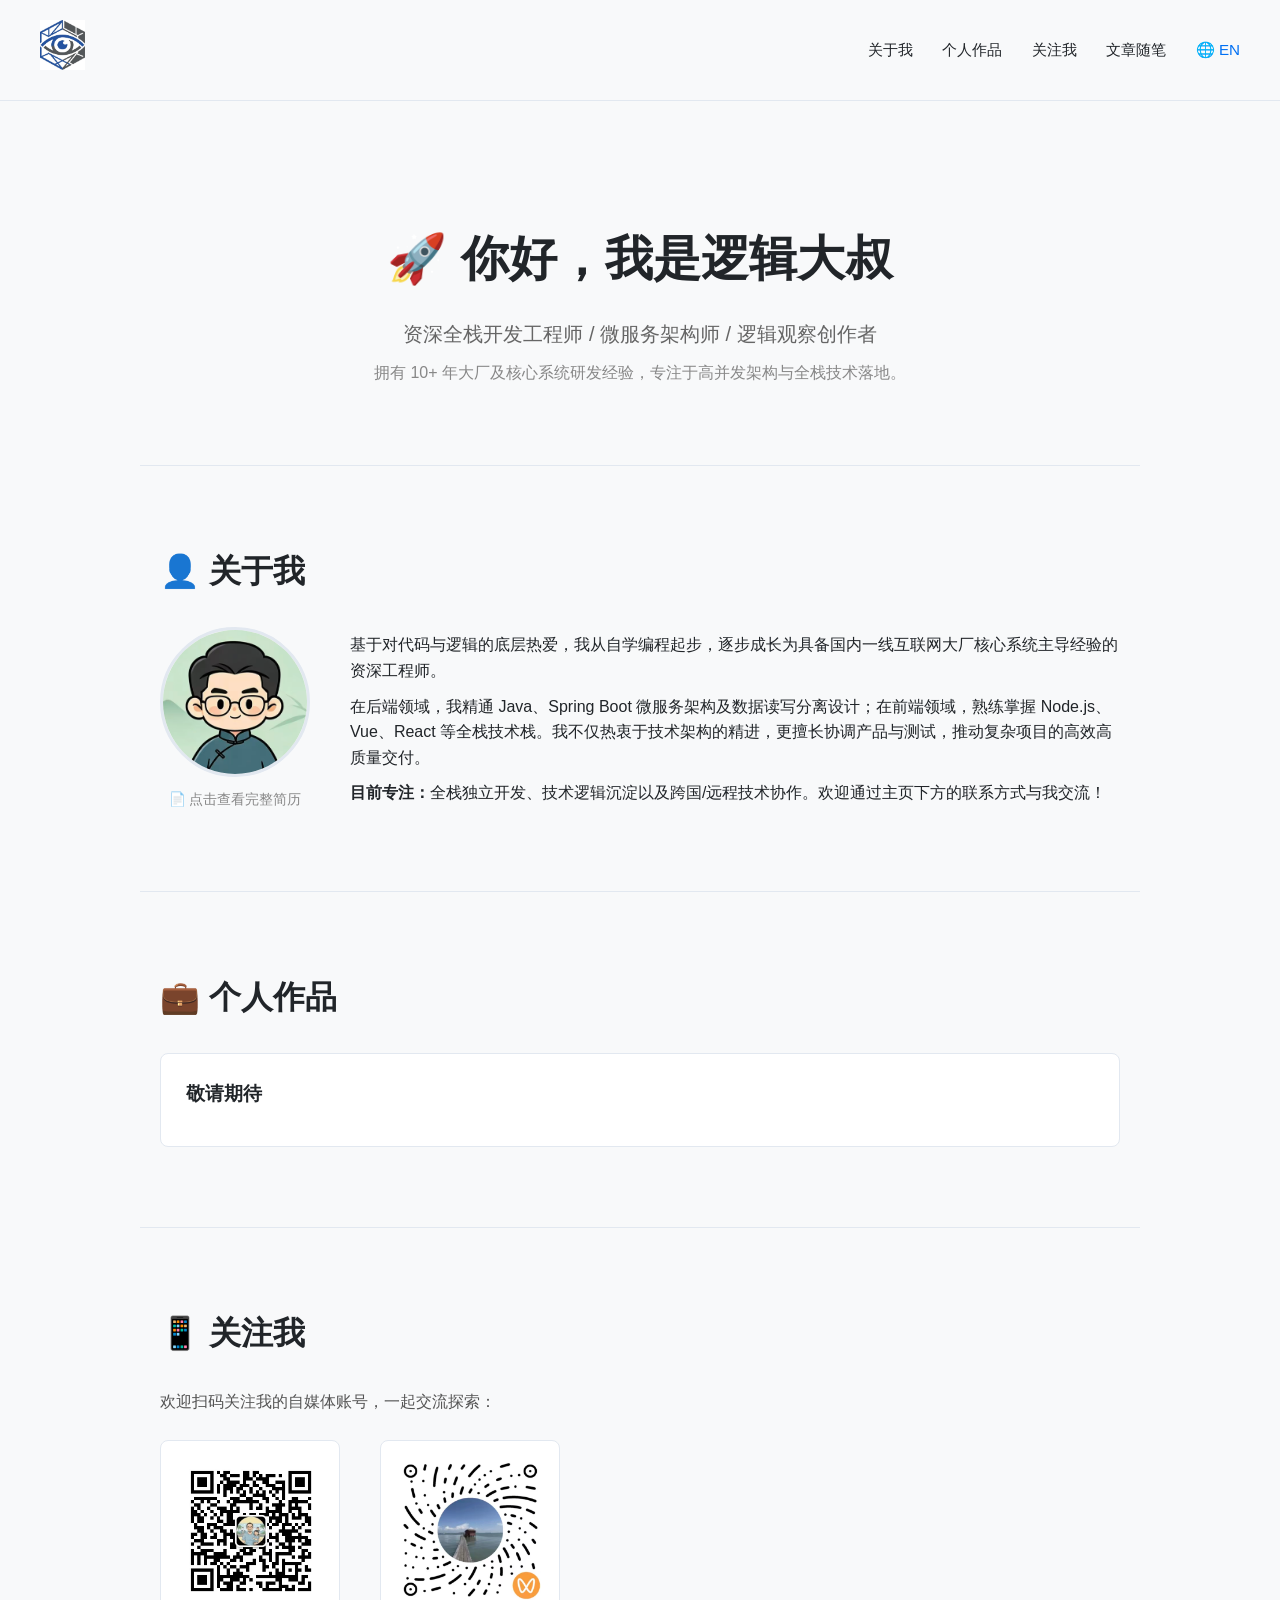
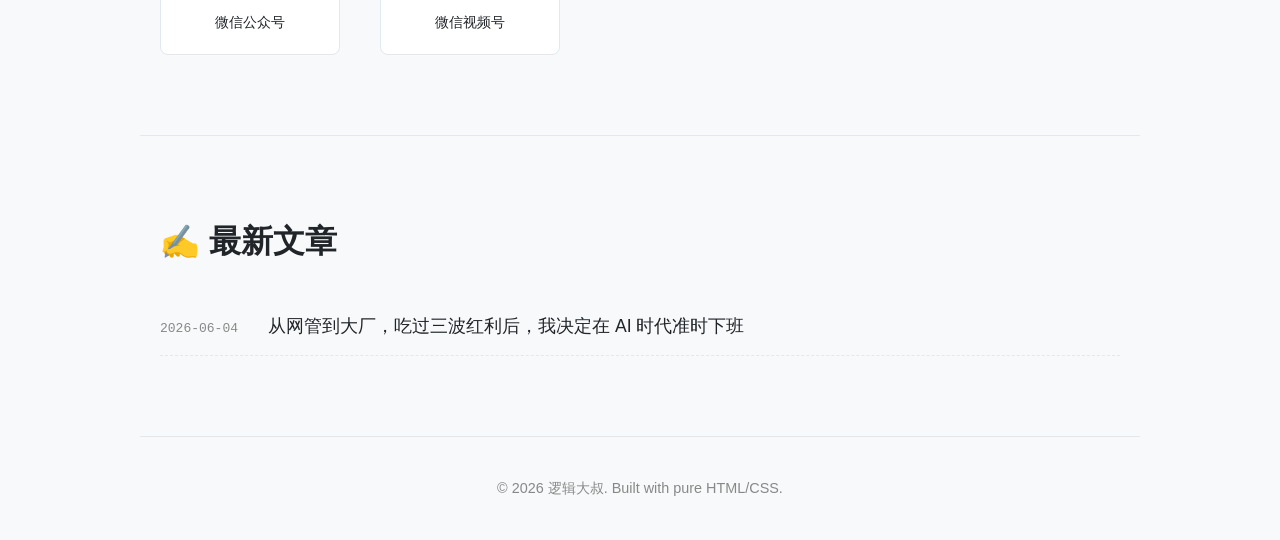
<file: index.html>
<!DOCTYPE html>
<html lang="zh-CN">
<head>
    <meta charset="UTF-8">
    <meta name="viewport" content="width=device-width, initial-scale=1.0">
    
    <title>逻辑 | 个人主页 & 技术作品集</title>
    <meta name="description" content="欢迎来到我的个人网站。这里展示了我的核心技术作品、自媒体思考以及最新的技术与行业文章。">
    <meta name="keywords" content="软件工程师, 个人作品集, 架构设计, 微信公众号">

    <link rel="alternate" hreflang="zh" href="https://chaozhang84.github.io/logicobs/index.html" />
    <link rel="alternate" hreflang="en" href="https://chaozhang84.github.io/logicobs/en/index.html" />
    <link rel="alternate" hreflang="x-default" href="https://chaozhang84.github.io/logicobs/index.html" />

    <link rel="stylesheet" href="./assets/css/style.css">
</head>
<body>

    <header class="navbar">
        <div class="logo"><img src="./assets/images/logo.png" alt="logo" width="45px" height="50px"></div>
        <nav>
            <a href="#about">关于我</a>
            <a href="#portfolio">个人作品</a>
            <a href="#connect">关注我</a>
            <a href="#articles">文章随笔</a>
            <a href="./en/index.html" class="lang-switch">🌐 EN</a>
        </nav>
    </header>

    <section class="hero">
        <h1>🚀 你好，我是逻辑大叔</h1>
        <p>资深全栈开发工程师 / 微服务架构师 / 逻辑观察创作者</p>
        <p style="font-size: 1rem; color: #888; margin-top: 10px;">拥有 10+ 年大厂及核心系统研发经验，专注于高并发架构与全栈技术落地。</p>
    </section>

    <section id="about" class="section">
        <h2>👤 关于我</h2>
        <div class="about-container">
            <a href="resume.html" target="_blank" class="avatar-link">
                <img src="./assets/images/touxiang.png" alt="LOGIC.OBS" class="avatar">
                <span class="avatar-tip">📄 点击查看完整简历</span>
            </a>
            
            <div class="about-text">
                <p>基于对代码与逻辑的底层热爱，我从自学编程起步，逐步成长为具备国内一线互联网大厂核心系统主导经验的资深工程师。</p>
                <p style="margin-top: 10px;">在后端领域，我精通 Java、Spring Boot 微服务架构及数据读写分离设计；在前端领域，熟练掌握 Node.js、Vue、React 等全栈技术栈。我不仅热衷于技术架构的精进，更擅长协调产品与测试，推动复杂项目的高效高质量交付。</p>
                <p style="margin-top: 10px;"><strong>目前专注：</strong>全栈独立开发、技术逻辑沉淀以及跨国/远程技术协作。欢迎通过主页下方的联系方式与我交流！</p>
            </div>
        </div>
    </section>

    <section id="portfolio" class="section">
        <h2>💼 个人作品</h2>
        <div class="grid-container">
            <div class="card">
                <h3>敬请期待</h3>
                <!-- <p>简短描述这个作品解决了什么问题，用了什么技术栈。</p> -->
                <!-- <a href="https://github.com/yourusername/project-a" target="_blank">查看详情 -></a> -->
            </div>
            </div>
    </section>

    <section id="connect" class="section">
        <h2>📱 关注我</h2>
        <p class="connect-tip">欢迎扫码关注我的自媒体账号，一起交流探索：</p>
        <div class="qr-container">
            <div class="qr-card">
                <img src="./assets/images/gongzhonghao.jpg" alt="微信公众号二维码">
                <p>微信公众号</p>
            </div>
            <div class="qr-card">
                <img src="./assets/images/shipinhao.png" alt="微信视频号二维码">
                <p>微信视频号</p>
            </div>
        </div>
    </section>

    <section id="articles" class="section">
        <h2>✍️ 最新文章</h2>
        <ul class="article-list">
            <li>
                <span class="date">2026-06-04</span>
                <a href="posts/article-1.html">从网管到大厂，吃过三波红利后，我决定在 AI 时代准时下班</a>
            </li>
        </ul>
    </section>

    <footer>
        <p>© 2026 逻辑大叔. Built with pure HTML/CSS.</p>
    </footer>

</body>
</html>
<!-- Google tag (gtag.js) -->
<script async src="https://www.googletagmanager.com/gtag/js?id=G-ZFBEB7R0C0"></script>
<script>
  window.dataLayer = window.dataLayer || [];
  function gtag(){dataLayer.push(arguments);}
  gtag('js', new Date());

  gtag('config', 'G-ZFBEB7R0C0');
</script>
</file>
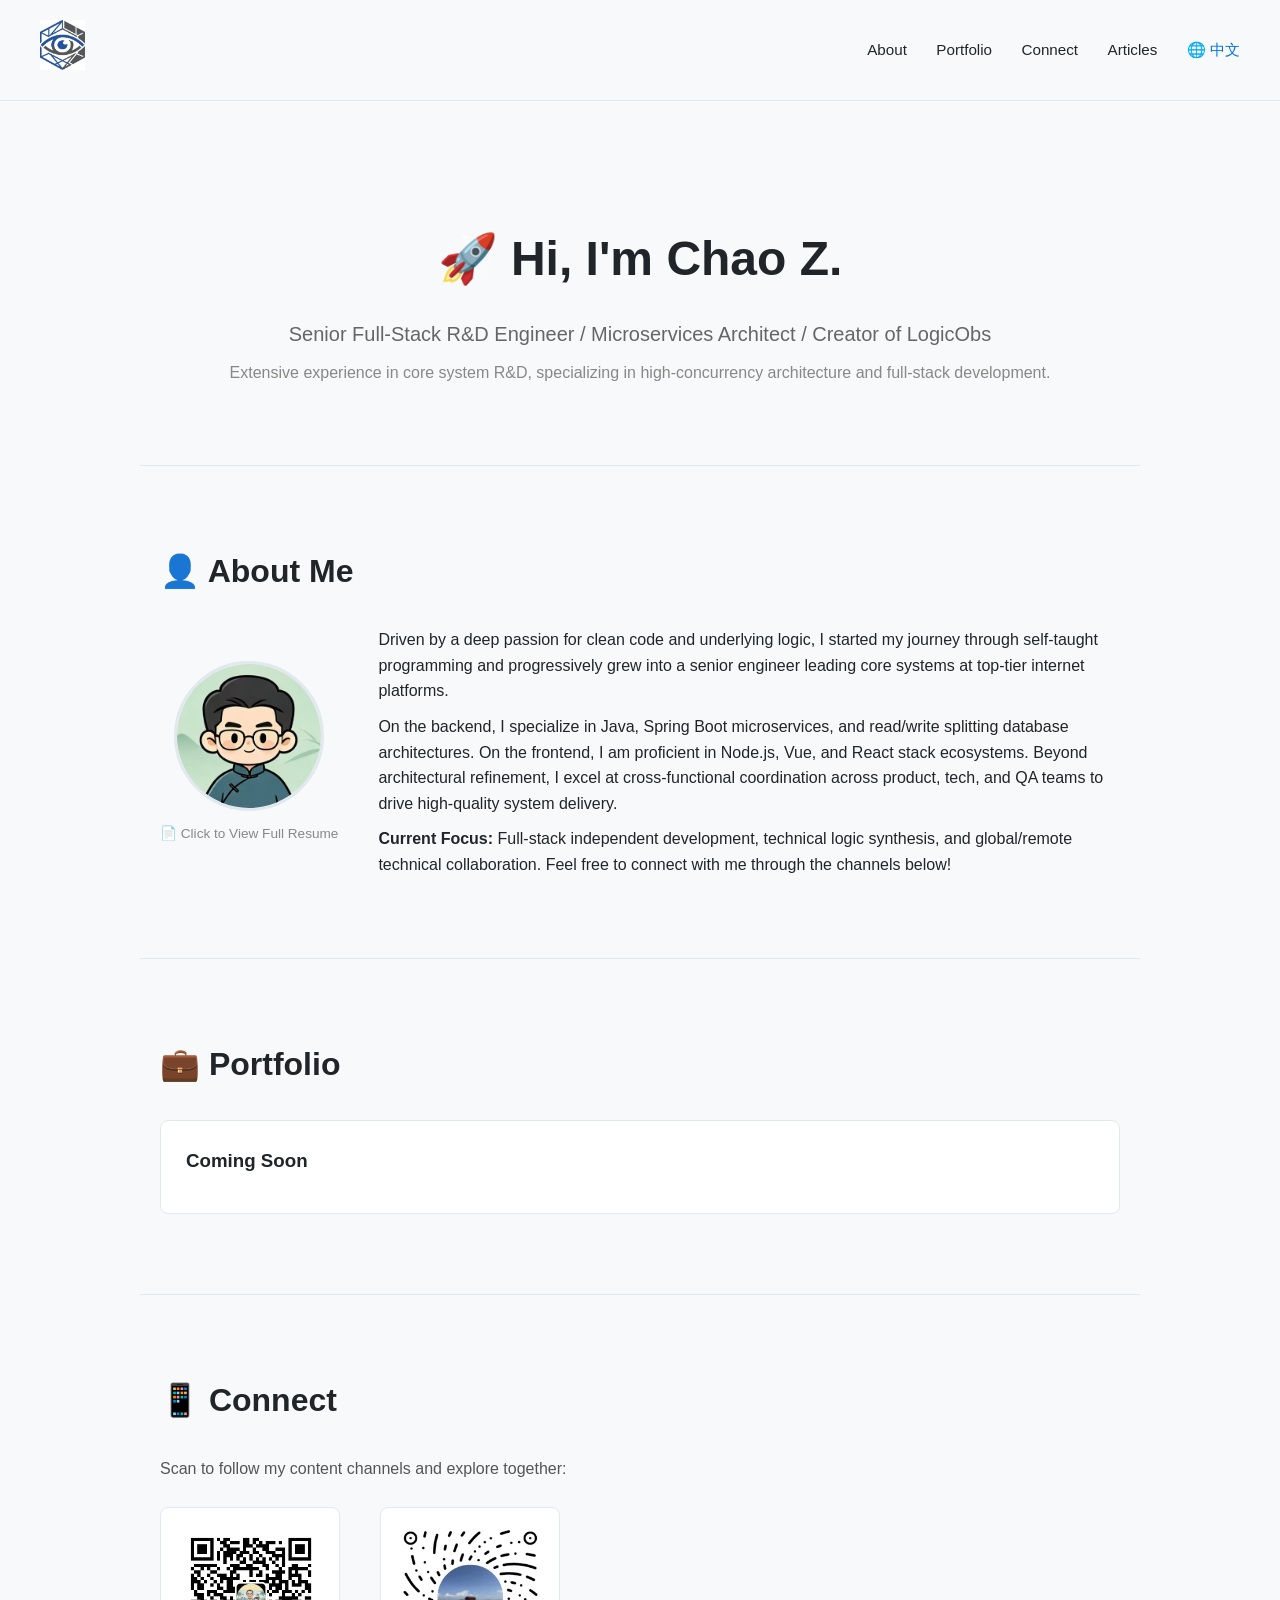
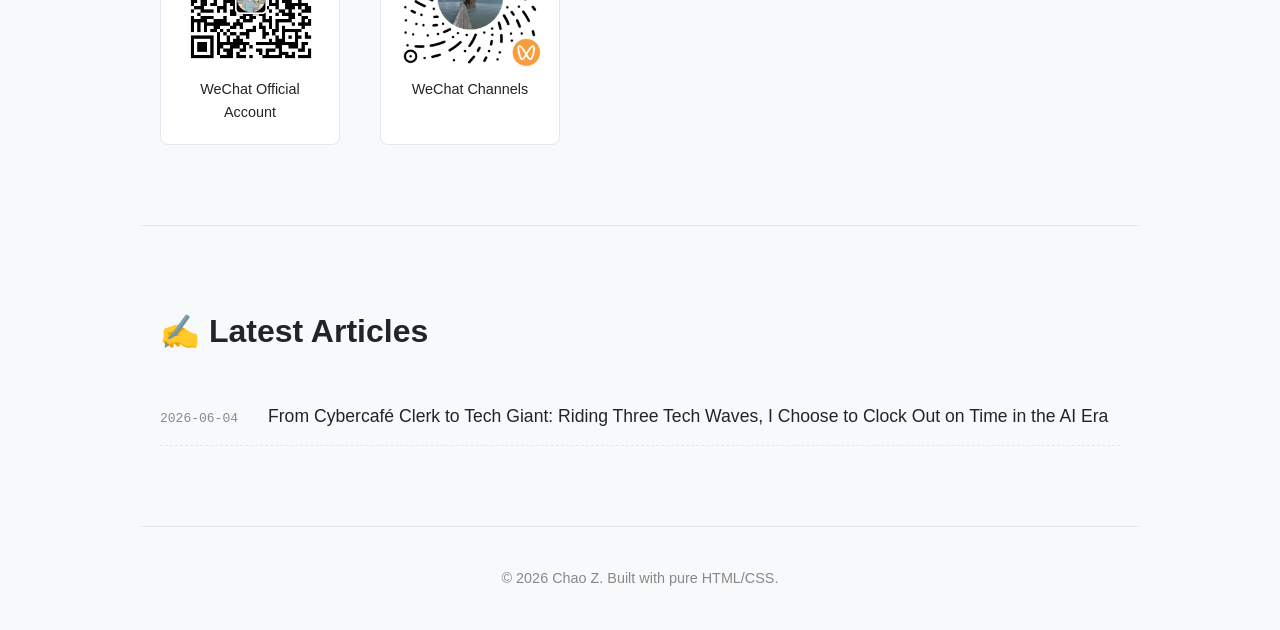
<file: en/index.html>
<!DOCTYPE html>
<html lang="en">
<head>
    <meta charset="UTF-8">
    <meta name="viewport" content="width=device-width, initial-scale=1.0">
    
    <title>LogicObs | Personal Portal & Technical Portfolio</title>
    <meta name="description" content="Welcome to my personal website. Showcasing core technical portfolios, full-stack independent development, and insights into technical logic.">
    <meta name="keywords" content="Software Engineer, Personal Portfolio, Architecture Design, Tech Blog">

    <link rel="alternate" hreflang="zh" href="https://chaozhang84.github.io/logicobs/index.html" />
    <link rel="alternate" hreflang="en" href="https://chaozhang84.github.io/logicobs/en/index.html" />
    <link rel="alternate" hreflang="x-default" href="https://chaozhang84.github.io/logicobs/index.html" />

    <link rel="stylesheet" href="../assets/css/style.css">
</head>
<body>

    <header class="navbar">
        <div class="logo"><img src="../assets/images/logo.png" alt="logo" width="45px" height="50px"></div>
        <nav>
            <a href="#about">About</a>
            <a href="#portfolio">Portfolio</a>
            <a href="#connect">Connect</a>
            <a href="#articles">Articles</a>
            <a href="../index.html" class="lang-switch">🌐 中文</a>
        </nav>
    </header>

    <section class="hero">
        <h1>🚀 Hi, I'm Chao Z.</h1>
        <p>Senior Full-Stack R&D Engineer / Microservices Architect / Creator of LogicObs</p>
        <p style="font-size: 1rem; color: #888; margin-top: 10px;">Extensive experience in core system R&D, specializing in high-concurrency architecture and full-stack development.</p>
    </section>

    <section id="about" class="section">
        <h2>👤 About Me</h2>
        <div class="about-container">
            <a href="resume.html" target="_blank" class="avatar-link">
                <img src="../assets/images/touxiang.png" alt="LOGIC.OBS" class="avatar">
                <span class="avatar-tip">📄 Click to View Full Resume</span>
            </a>
            
            <div class="about-text">
                <p>Driven by a deep passion for clean code and underlying logic, I started my journey through self-taught programming and progressively grew into a senior engineer leading core systems at top-tier internet platforms.</p>
                <p style="margin-top: 10px;">On the backend, I specialize in Java, Spring Boot microservices, and read/write splitting database architectures. On the frontend, I am proficient in Node.js, Vue, and React stack ecosystems. Beyond architectural refinement, I excel at cross-functional coordination across product, tech, and QA teams to drive high-quality system delivery.</p>
                <p style="margin-top: 10px;"><strong>Current Focus:</strong> Full-stack independent development, technical logic synthesis, and global/remote technical collaboration. Feel free to connect with me through the channels below!</p>
            </div>
        </div>
    </section>

    <section id="portfolio" class="section">
        <h2>💼 Portfolio</h2>
        <div class="grid-container">
            <div class="card">
                <h3>Coming Soon</h3>
                </div>
        </div>
    </section>

    <section id="connect" class="section">
        <h2>📱 Connect</h2>
        <p class="connect-tip">Scan to follow my content channels and explore together:</p>
        <div class="qr-container">
            <div class="qr-card">
                <img src="../assets/images/gongzhonghao.jpg" alt="WeChat Official Account QR Code">
                <p>WeChat Official Account</p>
            </div>
            <div class="qr-card">
                <img src="../assets/images/shipinhao.png" alt="WeChat Channels QR Code">
                <p>WeChat Channels</p>
            </div>
        </div>
    </section>

    <section id="articles" class="section">
        <h2>✍️ Latest Articles</h2>
        <ul class="article-list">
            <li>
                <span class="date">2026-06-04</span>
                <a href="posts/article-1.html">From Cybercafé Clerk to Tech Giant: Riding Three Tech Waves, I Choose to Clock Out on Time in the AI Era</a>
            </li>
        </ul>
    </section>

    <footer>
        <p>© 2026 Chao Z. Built with pure HTML/CSS.</p>
    </footer>

</body>
</html>
<script async src="https://www.googletagmanager.com/gtag/js?id=G-ZFBEB7R0C0"></script>
<script>
  window.dataLayer = window.dataLayer || [];
  function gtag(){dataLayer.push(arguments);}
  gtag('js', new Date());

  gtag('config', 'G-ZFBEB7R0C0');
</script>
</file>
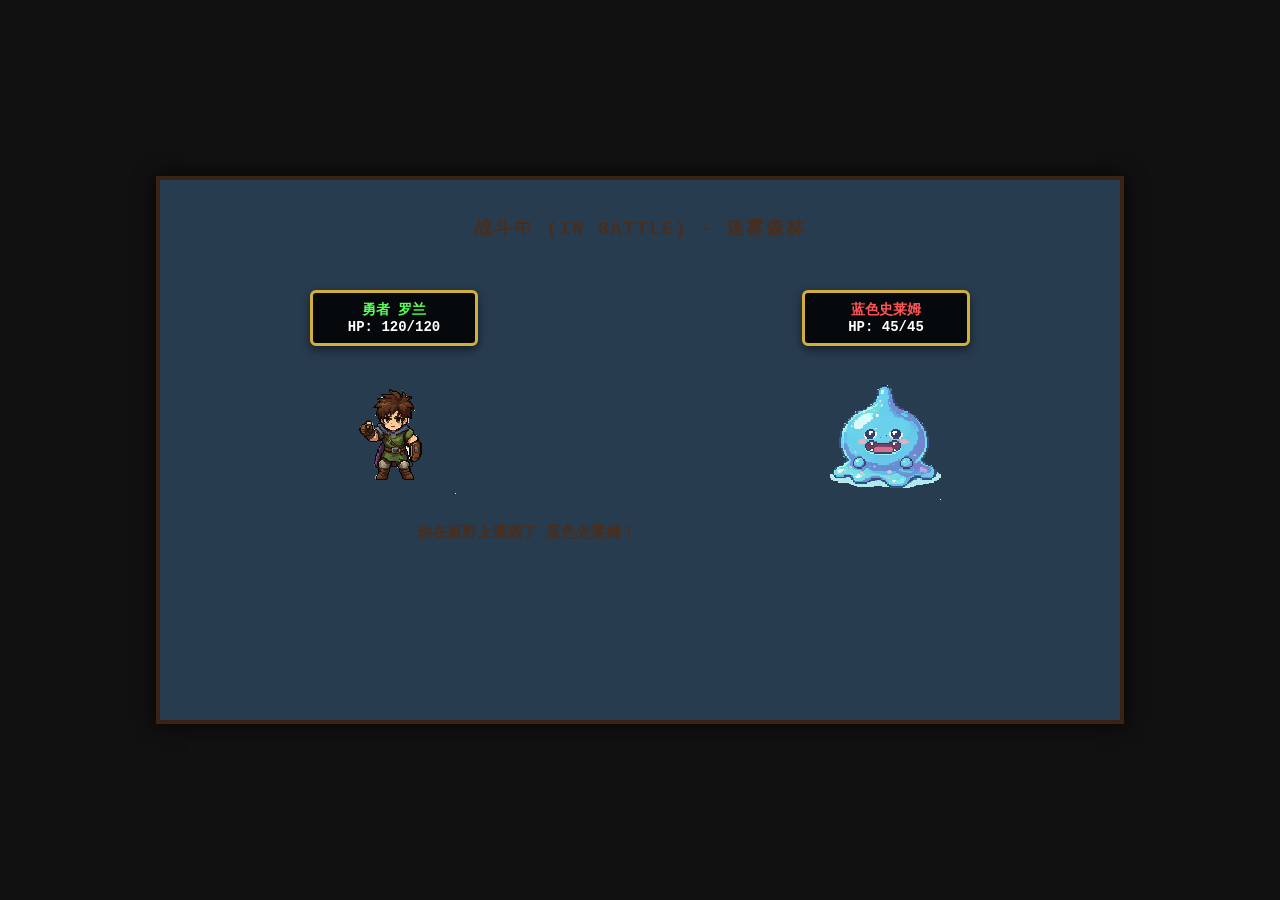
<file: games/hearo/index.html>
<!DOCTYPE html>
<html lang="zh-CN">
<head>
    <meta charset="UTF-8">
    <meta name="viewport" content="width=device-width, initial-scale=1.0">
    <title>勇者斗恶龙 - 全相对定位版</title>
    <style>
        body {
            margin: 0;
            padding: 0;
            background-color: #111;
            font-family: 'Courier New', Courier, monospace, "Microsoft YaHei";
            display: flex;
            justify-content: center;
            align-items: center;
            height: 100vh;
            color: #fff;
            user-select: none;
        }

        #game-container {
            width: 960px;
            height: 540px;
            background-image: url('bg_combat_forest_field.png');
            background-size: 100% 100%;
            position: relative;
            border: 4px solid #3a2214;
            box-shadow: 0 0 20px rgba(0,0,0,0.8);
            overflow: hidden;
        }

        #scene-title {
            position: relative;
            top: 36px;
            margin: 0 auto;
            width: 400px;
            text-align: center;
            color: #4a2e1b;
            font-size: 18px;
            font-weight: bold;
            letter-spacing: 2px;
            z-index: 10;
        }

        #player-status {
            position: absolute;
            left: 150px;
            top: 110px;
        }

        #hero-character {
            position: absolute;
            left: 170px;
            top: 190px;
            width: 130px;
            height: auto;
            image-rendering: pixelated;
            z-index: 5;
        }

        #monster-status {
            position: absolute;
            right: 150px;
            top: 110px;
        }

        #slime-character {
            position: absolute;
            right: 165px;
            top: 185px;
            width: 140px;
            height: auto;
            image-rendering: pixelated;
            z-index: 5;
            transform-origin: center;
        }

        @keyframes attack-flicker {
            0%   { filter: brightness(1); transform: scale(1); }
            15%  { filter: brightness(1.7) drop-shadow(0 0 10px rgba(255,255,255,0.9)); transform: scale(1.03); }
            30%  { filter: brightness(1.2) drop-shadow(0 0 18px rgba(255,255,255,0.7)); transform: scale(1.06); }
            45%  { filter: brightness(1.6) drop-shadow(0 0 12px rgba(255,255,255,0.8)); transform: scale(1.04); }
            100% { filter: brightness(1); transform: scale(1); }
        }

        #hero-character.attack-hit,
        #slime-character.attack-hit {
            animation: attack-flicker 300ms ease;
        }

        .status-window {
            background: rgba(0, 0, 0, 0.85);
            border: 3px solid #d4af37;
            border-radius: 6px;
            padding: 8px 16px;
            text-align: center;
            min-width: 130px;
            font-size: 14px;
            font-weight: bold;
            box-shadow: 0 4px 10px rgba(0,0,0,0.5);
            z-index: 10;
        }

        #combat-log {
            position: absolute;
            bottom: 112px;
            left: 245px;
            width: 485px;
            height: 92px;
            overflow-y: auto;
            padding: 6px 12px;
            box-sizing: border-box;
            color: #4a2e1b;
            font-weight: bold;
            font-size: 15px;
            line-height: 1.6;
            z-index: 10;
        }

        #combat-log::-webkit-scrollbar {
            width: 0px;
        }

        .controls {
            position: absolute;
            bottom: 22px;
            left: 153px;
            width: 655px;
            height: 56px;
            z-index: 10;
            font-size: 0;
            white-space: nowrap;
        }

        .custom-btn {
            position: relative;
            display: inline-block;
            width: 155px;
            height: 100%;
            background: transparent;
            cursor: pointer;
            color: transparent;
            border-radius: 4px;
            transition: background 0.15s ease;
            box-sizing: border-box;
            vertical-align: top;
            margin-right: 11.5px;
        }

        .custom-btn:last-child {
            margin-right: 0;
        }

        .custom-btn:hover {
            background: rgba(212, 175, 55, 0.18);
            box-shadow: inset 0 0 8px rgba(212, 175, 55, 0.3);
        }

        .custom-btn:active {
            background: rgba(212, 175, 55, 0.28);
        }

        .custom-btn.disabled {
            cursor: not-allowed;
            background: rgba(0, 0, 0, 0.25);
            pointer-events: none;
            box-shadow: none;
        }

        #btn-attack {
            top: -4px;
            left: 24px;
            width: 157px;
        }

        #btn-magic {
            top: -4px;
            left: 31px;
            width: 165px;
        }

        #btn-item {
            top: -4px;
            left: 35px;
            width: 153px;
        }

        #btn-run {
            top: -4px;
            left: 40px;
            width: 137px;
        }

        #result-overlay {
            position: absolute;
            inset: 0;
            display: none;
            align-items: center;
            justify-content: center;
            background: rgba(0, 0, 0, 0.72);
            z-index: 30;
        }

        #result-overlay.show {
            display: flex;
        }

        #result-box {
            width: 320px;
            padding: 24px 18px;
            border: 3px solid #d4af37;
            border-radius: 12px;
            background: linear-gradient(180deg, rgba(17, 17, 17, 0.96), rgba(34, 24, 16, 0.96));
            box-shadow: 0 10px 24px rgba(0, 0, 0, 0.45);
            text-align: center;
            color: #fff6d6;
        }

        #result-title {
            margin: 0 0 10px;
            font-size: 26px;
            font-weight: bold;
            letter-spacing: 2px;
        }

        #result-text {
            margin: 0 0 18px;
            font-size: 15px;
            line-height: 1.6;
            color: #ffe8b5;
        }

        #restart-btn {
            border: 2px solid #d4af37;
            background: rgba(212, 175, 55, 0.12);
            color: #fff7d8;
            padding: 8px 14px;
            border-radius: 8px;
            cursor: pointer;
            font-weight: bold;
        }

        #restart-btn:hover {
            background: rgba(212, 175, 55, 0.22);
        }
    </style>
</head>
<body>
<div id="game-container">
    <div id="scene-title">战斗中 (IN BATTLE) - 迷雾森林</div>
    <div id="player-status" class="status-window">
        <div style="color: #55ff55;">勇者 罗兰</div>
        <div id="player-hp">HP: 120/120</div>
    </div>
    <img id="hero-character" src="hearo.png" alt="勇者">
    <div id="monster-status" class="status-window">
        <div style="color: #ff5555;">蓝色史莱姆</div>
        <div id="monster-hp">HP: 45/45</div>
    </div>
    <img id="slime-character" src="slime.png" alt="怪物">
    <div id="combat-log">
        <p style="margin: 0;">你在原野上遭遇了 蓝色史莱姆！</p>
    </div>
    <div class="controls">
        <div class="custom-btn" id="btn-attack" onclick="playerAction('attack')">攻击</div>
        <div class="custom-btn" id="btn-magic" onclick="playerAction('magic')">魔法</div>
        <div class="custom-btn" id="btn-item" onclick="playerAction('item')">道具</div>
        <div class="custom-btn" id="btn-run" onclick="playerAction('run')">逃跑</div>
    </div>
    <div id="result-overlay">
        <div id="result-box">
            <h2 id="result-title">战斗结果</h2>
            <p id="result-text">请继续战斗。</p>
            <button id="restart-btn" onclick="resetBattle()">重新挑战</button>
        </div>
    </div>
</div>
<script>
    const player = { name: '罗兰', hp: 120, maxHp: 120, atk: 16, def: 5 };
    const monster = { name: '蓝色史莱姆', hp: 45, maxHp: 45, atk: 10, def: 2 };
    let isPlayerTurn = true;

    function logMessage(text) {
        const logBox = document.getElementById('combat-log');
        logBox.innerHTML += `<p style="margin: 4px 0;">▶ ${text}</p>`;
        logBox.scrollTop = logBox.scrollHeight;
    }

    function updateUI() {
        document.getElementById('player-hp').innerText = `HP: ${player.hp}/${player.maxHp}`;
        document.getElementById('monster-hp').innerText = `HP: ${monster.hp}/${monster.maxHp}`;
    }

    function showResult(title, text) {
        document.getElementById('result-title').innerText = title;
        document.getElementById('result-text').innerText = text;
        document.getElementById('result-overlay').classList.add('show');
    }

    function resetBattle() {
        player.hp = player.maxHp;
        monster.hp = monster.maxHp;
        isPlayerTurn = true;
        updateUI();
        setButtonsDisabled(false);
        document.getElementById('combat-log').innerHTML = '<p style="margin: 0;">你在原野上遭遇了 蓝色史莱姆！</p>';
        document.getElementById('result-overlay').classList.remove('show');
    }

    function setButtonsDisabled(disabled) {
        const buttons = document.querySelectorAll('.custom-btn');
        buttons.forEach(btn => {
            if (disabled) btn.classList.add('disabled');
            else btn.classList.remove('disabled');
        });
    }

    function triggerAttackFlash(targetId) {
        const target = document.getElementById(targetId);
        if (!target) return;
        target.classList.remove('attack-hit');
        void target.offsetWidth;
        target.classList.add('attack-hit');
        setTimeout(() => target.classList.remove('attack-hit'), 320);
    }

    function playerAction(type) {
        if (!isPlayerTurn || player.hp <= 0 || monster.hp <= 0) return;
        setButtonsDisabled(true);

        if (type === 'attack') {
            let damage = player.atk - monster.def + Math.floor(Math.random() * 4);
            if (damage <= 0) damage = 1;
            monster.hp -= damage;
            if (monster.hp < 0) monster.hp = 0;

            logMessage('勇者 ' + player.name + ' 挥动武器斩击！造成了 ' + damage + ' 点伤害！');
            triggerAttackFlash('slime-character');
            updateUI();

            if (monster.hp <= 0) {
                logMessage('🎉 ' + monster.name + ' 被击败了！战斗胜利！');
                showResult('胜利！', '你成功击败了蓝色史莱姆，战斗结束。');
                setButtonsDisabled(true);
                return;
            }
        } else {
            logMessage('当前战斗只能执行 [攻击] 指令。');
            setButtonsDisabled(false);
            return;
        }

        isPlayerTurn = false;
        setTimeout(monsterTurn, 1000);
    }

    function monsterTurn() {
        if (monster.hp <= 0 || player.hp <= 0) return;

        let damage = monster.atk - player.def + Math.floor(Math.random() * 3);
        if (damage <= 0) damage = 1;
        player.hp -= damage;
        if (player.hp < 0) player.hp = 0;

        logMessage('💥 ' + monster.name + ' 发动弹跳撞击！对你造成了 ' + damage + ' 点伤害！');
        triggerAttackFlash('hero-character');
        updateUI();

        if (player.hp <= 0) {
            logMessage('💀 勇者战死了…… 游戏结束。');
            showResult('失败', '勇者罗兰被史莱姆击倒了，请重新挑战。');
            setButtonsDisabled(true);
            return;
        }

        isPlayerTurn = true;
        setButtonsDisabled(false);
    }

    window.__forceFailure = function () {
        player.hp = 0;
        updateUI();
        showResult('失败', '勇者罗兰被史莱姆击倒了，请重新挑战。');
        setButtonsDisabled(true);
    };
</script>
</body>
</html>
</file>
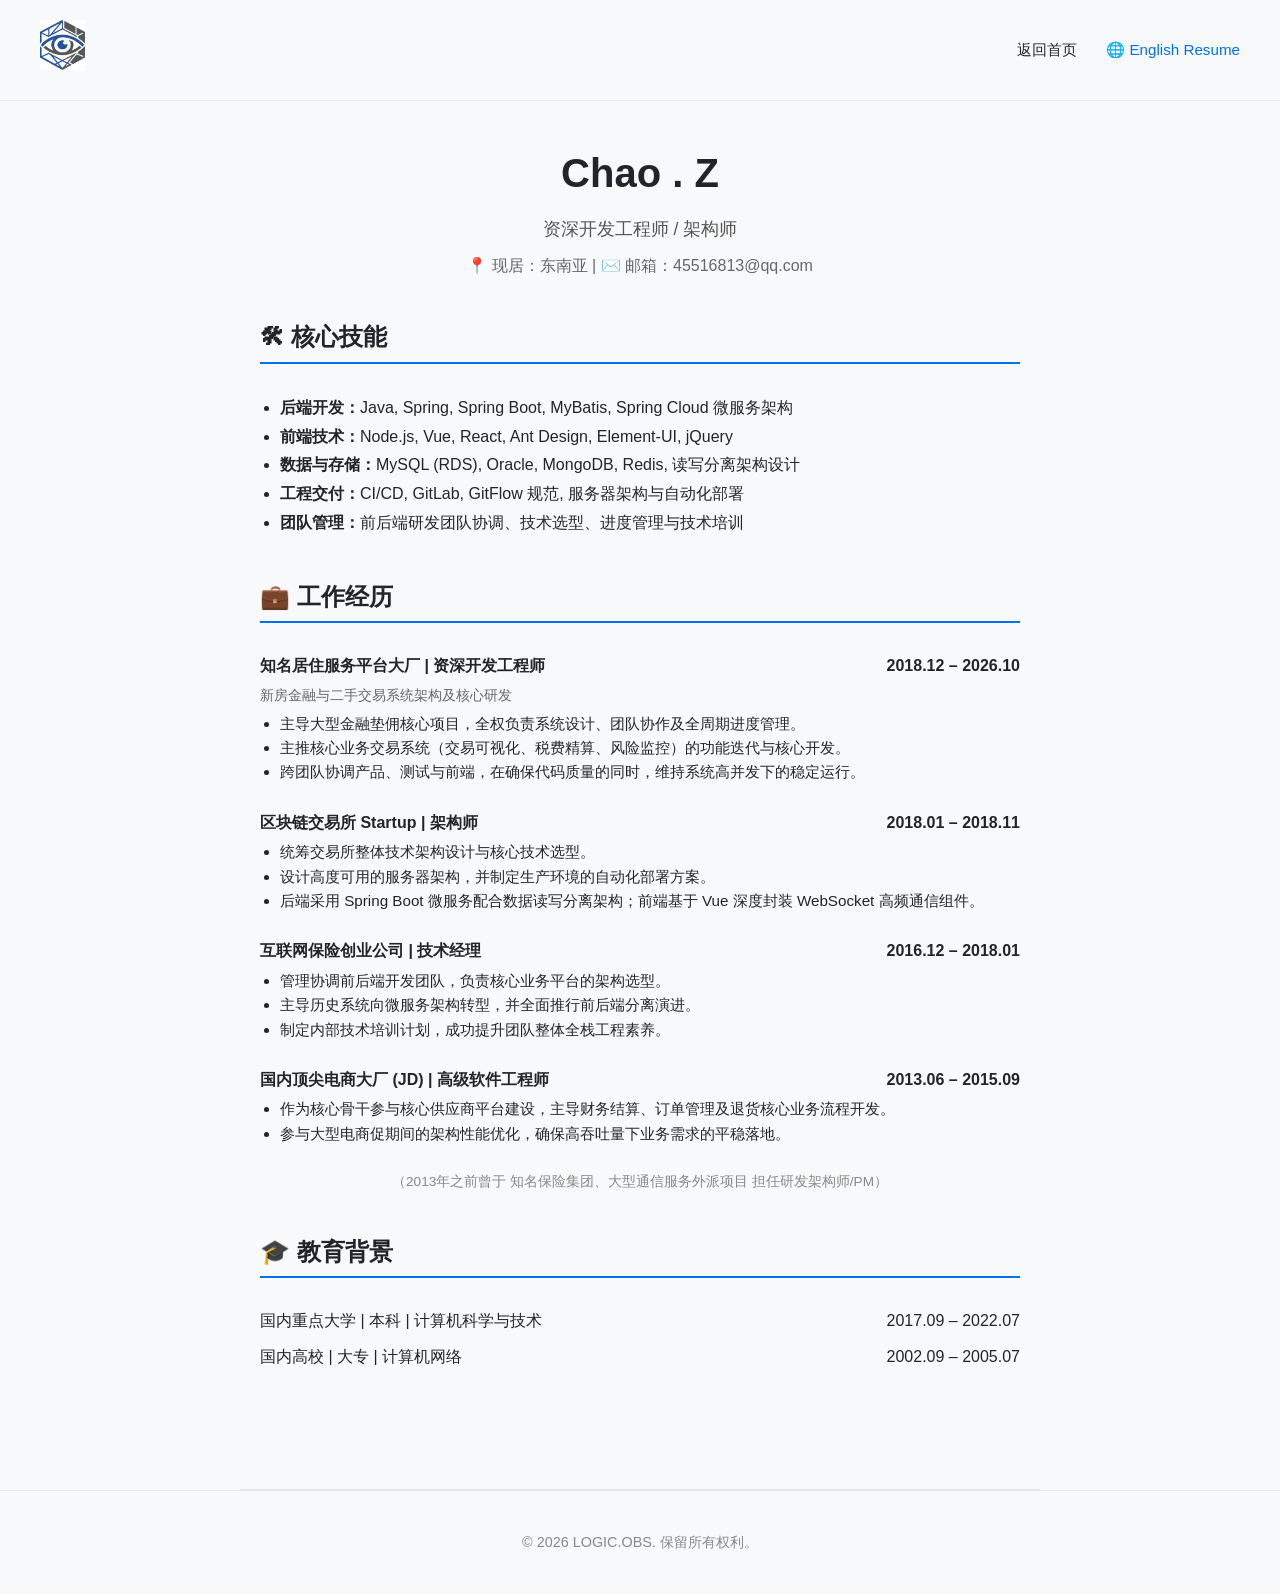
<file: resume.html>
<!DOCTYPE html>
<html lang="zh-CN">
<head>
    <meta charset="UTF-8">
    <meta name="viewport" content="width=device-width, initial-scale=1.0">
    <title>Chao.Z 的个人简历 | Senior Full-Stack Developer Resume</title>
    <meta name="description" content="资深开发工程师 Chao.Z 的求职履历与技术作品。精通Java微服务架构与Vue/React全栈开发，拥有知名互联网企业研发经验。">
    <link rel="stylesheet" href="./assets/css/style.css">
</head>
<body>

    <!-- 导航栏 -->
    <header class="navbar">
        <div class="logo"><a href="./index.html" style="text-decoration:none; color:inherit;">
            <img src="./assets/images/logo.png" alt="logo" width="45px" height="50px">
        </a></div>
        <nav>
            <a href="./index.html">返回首页</a>
            <a href="./en/resume.html" class="lang-switch">🌐 English Resume</a>
        </nav>
    </header>

    <main class="section" style="max-width: 800px; padding-top: 40px;">
        
        <!-- 简历头部基本信息 -->
        <header class="resume-header" style="text-align: center; margin-bottom: 40px;">
            <h1 style="font-size: 2.5rem; margin-bottom: 10px;">Chao . Z</h1>
            <p style="font-size: 1.1rem; color: #555;">资深开发工程师 / 架构师</p>
            <p style="margin-top: 10px; color: #666;">
                📍 现居：东南亚 | ✉️ 邮箱：45516813@qq.com
            </p>
        </header>

        <!-- 核心技能 -->
        <section class="resume-block" style="margin-bottom: 40px;">
            <h2 style="border-bottom: 2px solid var(--accent-color); padding-bottom: 5px; font-size: 1.5rem;">🛠 核心技能</h2>
            <ul style="padding-left: 20px; margin-top: 15px; line-height: 1.8;">
                <li><strong>后端开发：</strong>Java, Spring, Spring Boot, MyBatis, Spring Cloud 微服务架构</li>
                <li><strong>前端技术：</strong>Node.js, Vue, React, Ant Design, Element-UI, jQuery</li>
                <li><strong>数据与存储：</strong>MySQL (RDS), Oracle, MongoDB, Redis, 读写分离架构设计</li>
                <li><strong>工程交付：</strong>CI/CD, GitLab, GitFlow 规范, 服务器架构与自动化部署</li>
                <li><strong>团队管理：</strong>前后端研发团队协调、技术选型、进度管理与技术培训</li>
            </ul>
        </section>

        <!-- 工作经历 -->
        <section class="resume-block" style="margin-bottom: 40px;">
            <h2 style="border-bottom: 2px solid var(--accent-color); padding-bottom: 5px; font-size: 1.5rem;">💼 工作经历</h2>
            
            <div class="timeline-item" style="margin-top: 20px;">
                <div style="display:flex; justify-content:space-between; font-weight: bold;">
                    <span>知名居住服务平台大厂 | 资深开发工程师</span>
                    <span>2018.12 – 2026.10</span>
                </div>
                <p style="color: #666; font-size: 0.9rem; margin: 5px 0;">新房金融与二手交易系统架构及核心研发</p>
                <ul style="padding-left: 20px; font-size: 0.95rem;">
                    <li>主导大型金融垫佣核心项目，全权负责系统设计、团队协作及全周期进度管理。</li>
                    <li>主推核心业务交易系统（交易可视化、税费精算、风险监控）的功能迭代与核心开发。</li>
                    <li>跨团队协调产品、测试与前端，在确保代码质量的同时，维持系统高并发下的稳定运行。</li>
                </ul>
            </div>

            <div class="timeline-item" style="margin-top: 25px;">
                <div style="display:flex; justify-content:space-between; font-weight: bold;">
                    <span>区块链交易所 Startup | 架构师</span>
                    <span>2018.01 – 2018.11</span>
                </div>
                <ul style="padding-left: 20px; font-size: 0.95rem; margin-top: 5px;">
                    <li>统筹交易所整体技术架构设计与核心技术选型。</li>
                    <li>设计高度可用的服务器架构，并制定生产环境的自动化部署方案。</li>
                    <li>后端采用 Spring Boot 微服务配合数据读写分离架构；前端基于 Vue 深度封装 WebSocket 高频通信组件。</li>
                </ul>
            </div>

            <div class="timeline-item" style="margin-top: 25px;">
                <div style="display:flex; justify-content:space-between; font-weight: bold;">
                    <span>互联网保险创业公司 | 技术经理</span>
                    <span>2016.12 – 2018.01</span>
                </div>
                <ul style="padding-left: 20px; font-size: 0.95rem; margin-top: 5px;">
                    <li>管理协调前后端开发团队，负责核心业务平台的架构选型。</li>
                    <li>主导历史系统向微服务架构转型，并全面推行前后端分离演进。</li>
                    <li>制定内部技术培训计划，成功提升团队整体全栈工程素养。</li>
                </ul>
            </div>

            <div class="timeline-item" style="margin-top: 25px;">
                <div style="display:flex; justify-content:space-between; font-weight: bold;">
                    <span>国内顶尖电商大厂 (JD) | 高级软件工程师</span>
                    <span>2013.06 – 2015.09</span>
                </div>
                <ul style="padding-left: 20px; font-size: 0.95rem; margin-top: 5px;">
                    <li>作为核心骨干参与核心供应商平台建设，主导财务结算、订单管理及退货核心业务流程开发。</li>
                    <li>参与大型电商促期间的架构性能优化，确保高吞吐量下业务需求的平稳落地。</li>
                </ul>
            </div>

            <p style="text-align: center; color: #888; font-size: 0.85rem; margin-top: 25px;">（2013年之前曾于 知名保险集团、大型通信服务外派项目 担任研发架构师/PM）</p>
        </section>

        <!-- 教育背景 -->
        <section class="resume-block" style="margin-bottom: 40px;">
            <h2 style="border-bottom: 2px solid var(--accent-color); padding-bottom: 5px; font-size: 1.5rem;">🎓 教育背景</h2>
            <div style="display:flex; justify-content:space-between; margin-top: 15px;">
                <span>国内重点大学 | 本科 | 计算机科学与技术</span>
                <span>2017.09 – 2022.07</span>
            </div>
            <div style="display:flex; justify-content:space-between; margin-top: 10px;">
                <span>国内高校 | 大专 | 计算机网络</span>
                <span>2002.09 – 2005.07</span>
            </div>
        </section>

    </main>

    <footer style="text-align: center; padding: 40px; color: #888; border-top: 1px solid var(--border-color);">
        <p>© 2026 LOGIC.OBS. 保留所有权利。</p>
    </footer>

</body>
</html>
<!-- Google tag (gtag.js) -->
<script async src="https://www.googletagmanager.com/gtag/js?id=G-ZFBEB7R0C0"></script>
<script>
  window.dataLayer = window.dataLayer || [];
  function gtag(){dataLayer.push(arguments);}
  gtag('js', new Date());

  gtag('config', 'G-ZFBEB7R0C0');
</script>
</file>
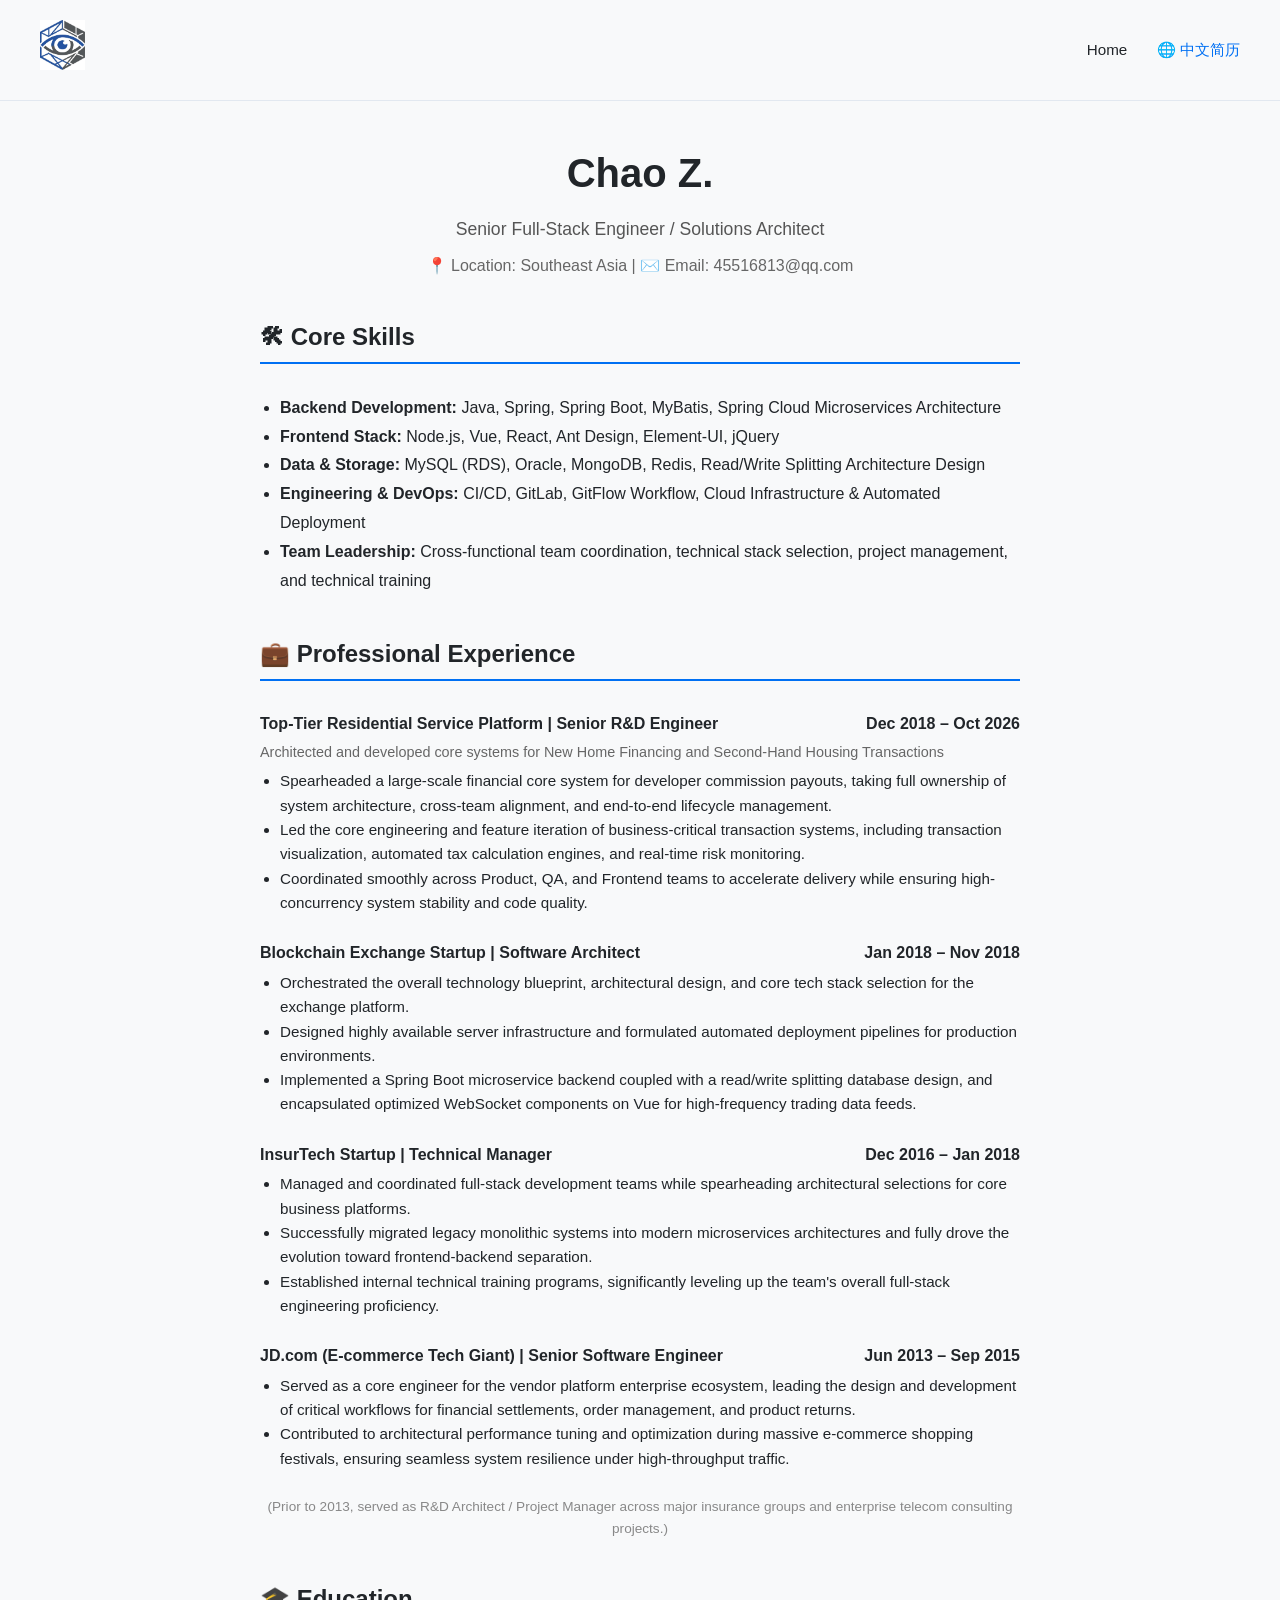
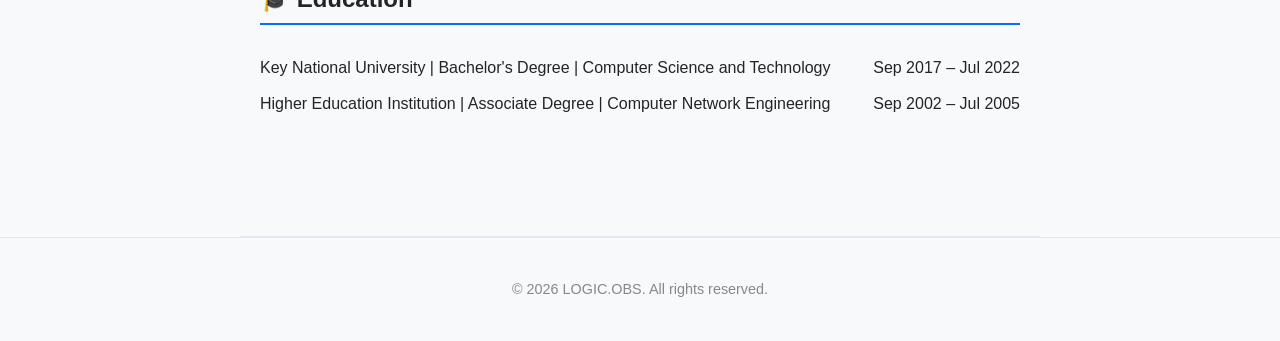
<file: en/resume.html>
<!DOCTYPE html>
<html lang="en">
<head>
    <meta charset="UTF-8">
    <meta name="viewport" content="width=device-width, initial-scale=1.0">
    <title>Chao Z. | Senior Full-Stack Developer & Architect Resume</title>
    <meta name="description" content="Professional resume of Chao Z., a senior full-stack R&D engineer. Expert in Java microservices architectures and Vue/React development with a proven track record in top-tier tech firms.">
    <link rel="stylesheet" href="../assets/css/style.css">
</head>
<body>

    <!-- Navigation Bar -->
    <header class="navbar">
        <div class="logo">
            <a href="index.html" style="text-decoration:none; color:inherit;">
                <img src="../assets/images/logo.png" alt="logo" width="45px" height="50px">
            </a>
        </div>
        <nav>
            <a href="../index.html">Home</a>
            <a href="../resume.html" class="lang-switch">🌐 中文简历</a>
        </nav>
    </header>

    <main class="section" style="max-width: 800px; padding-top: 40px;">
        
        <!-- Resume Header -->
        <header class="resume-header" style="text-align: center; margin-bottom: 40px;">
            <h1 style="font-size: 2.5rem; margin-bottom: 10px;">Chao Z.</h1>
            <p style="font-size: 1.1rem; color: #555;">Senior Full-Stack Engineer / Solutions Architect</p>
            <p style="margin-top: 10px; color: #666;">
                📍 Location: Southeast Asia | ✉️ Email: 45516813@qq.com
            </p>
        </header>

        <!-- Core Skills -->
        <section class="resume-block" style="margin-bottom: 40px;">
            <h2 style="border-bottom: 2px solid var(--accent-color); padding-bottom: 5px; font-size: 1.5rem;">🛠 Core Skills</h2>
            <ul style="padding-left: 20px; margin-top: 15px; line-height: 1.8;">
                <li><strong>Backend Development:</strong> Java, Spring, Spring Boot, MyBatis, Spring Cloud Microservices Architecture</li>
                <li><strong>Frontend Stack:</strong> Node.js, Vue, React, Ant Design, Element-UI, jQuery</li>
                <li><strong>Data & Storage:</strong> MySQL (RDS), Oracle, MongoDB, Redis, Read/Write Splitting Architecture Design</li>
                <li><strong>Engineering & DevOps:</strong> CI/CD, GitLab, GitFlow Workflow, Cloud Infrastructure & Automated Deployment</li>
                <li><strong>Team Leadership:</strong> Cross-functional team coordination, technical stack selection, project management, and technical training</li>
            </ul>
        </section>

        <!-- Professional Experience -->
        <section class="resume-block" style="margin-bottom: 40px;">
            <h2 style="border-bottom: 2px solid var(--accent-color); padding-bottom: 5px; font-size: 1.5rem;">💼 Professional Experience</h2>
            
            <div class="timeline-item" style="margin-top: 20px;">
                <div style="display:flex; justify-content:space-between; font-weight: bold;">
                    <span>Top-Tier Residential Service Platform | Senior R&D Engineer</span>
                    <span>Dec 2018 – Oct 2026</span>
                </div>
                <p style="color: #666; font-size: 0.9rem; margin: 5px 0;">Architected and developed core systems for New Home Financing and Second-Hand Housing Transactions</p>
                <ul style="padding-left: 20px; font-size: 0.95rem;">
                    <li>Spearheaded a large-scale financial core system for developer commission payouts, taking full ownership of system architecture, cross-team alignment, and end-to-end lifecycle management.</li>
                    <li>Led the core engineering and feature iteration of business-critical transaction systems, including transaction visualization, automated tax calculation engines, and real-time risk monitoring.</li>
                    <li>Coordinated smoothly across Product, QA, and Frontend teams to accelerate delivery while ensuring high-concurrency system stability and code quality.</li>
                </ul>
            </div>

            <div class="timeline-item" style="margin-top: 25px;">
                <div style="display:flex; justify-content:space-between; font-weight: bold;">
                    <span>Blockchain Exchange Startup | Software Architect</span>
                    <span>Jan 2018 – Nov 2018</span>
                </div>
                <ul style="padding-left: 20px; font-size: 0.95rem; margin-top: 5px;">
                    <li>Orchestrated the overall technology blueprint, architectural design, and core tech stack selection for the exchange platform.</li>
                    <li>Designed highly available server infrastructure and formulated automated deployment pipelines for production environments.</li>
                    <li>Implemented a Spring Boot microservice backend coupled with a read/write splitting database design, and encapsulated optimized WebSocket components on Vue for high-frequency trading data feeds.</li>
                </ul>
            </div>

            <div class="timeline-item" style="margin-top: 25px;">
                <div style="display:flex; justify-content:space-between; font-weight: bold;">
                    <span>InsurTech Startup | Technical Manager</span>
                    <span>Dec 2016 – Jan 2018</span>
                </div>
                <ul style="padding-left: 20px; font-size: 0.95rem; margin-top: 5px;">
                    <li>Managed and coordinated full-stack development teams while spearheading architectural selections for core business platforms.</li>
                    <li>Successfully migrated legacy monolithic systems into modern microservices architectures and fully drove the evolution toward frontend-backend separation.</li>
                    <li>Established internal technical training programs, significantly leveling up the team's overall full-stack engineering proficiency.</li>
                </ul>
            </div>

            <div class="timeline-item" style="margin-top: 25px;">
                <div style="display:flex; justify-content:space-between; font-weight: bold;">
                    <span>JD.com (E-commerce Tech Giant) | Senior Software Engineer</span>
                    <span>Jun 2013 – Sep 2015</span>
                </div>
                <ul style="padding-left: 20px; font-size: 0.95rem; margin-top: 5px;">
                    <li>Served as a core engineer for the vendor platform enterprise ecosystem, leading the design and development of critical workflows for financial settlements, order management, and product returns.</li>
                    <li>Contributed to architectural performance tuning and optimization during massive e-commerce shopping festivals, ensuring seamless system resilience under high-throughput traffic.</li>
                </ul>
            </div>

            <p style="text-align: center; color: #888; font-size: 0.85rem; margin-top: 25px;">(Prior to 2013, served as R&D Architect / Project Manager across major insurance groups and enterprise telecom consulting projects.)</p>
        </section>

        <!-- Education -->
        <section class="resume-block" style="margin-bottom: 40px;">
            <h2 style="border-bottom: 2px solid var(--accent-color); padding-bottom: 5px; font-size: 1.5rem;">🎓 Education</h2>
            <div style="display:flex; justify-content:space-between; margin-top: 15px;">
                <span>Key National University | Bachelor's Degree | Computer Science and Technology</span>
                <span>Sep 2017 – Jul 2022</span>
            </div>
            <div style="display:flex; justify-content:space-between; margin-top: 10px;">
                <span>Higher Education Institution | Associate Degree | Computer Network Engineering</span>
                <span>Sep 2002 – Jul 2005</span>
            </div>
        </section>

    </main>

    <footer style="text-align: center; padding: 40px; color: #888; border-top: 1px solid var(--border-color);">
        <p>© 2026 LOGIC.OBS. All rights reserved.</p>
    </footer>

</body>
</html>
<!-- Google tag (gtag.js) -->
<script async src="https://www.googletagmanager.com/gtag/js?id=G-ZFBEB7R0C0"></script>
<script>
  window.dataLayer = window.dataLayer || [];
  function gtag(){dataLayer.push(arguments);}
  gtag('js', new Date());

  gtag('config', 'G-ZFBEB7R0C0');
</script>
</file>
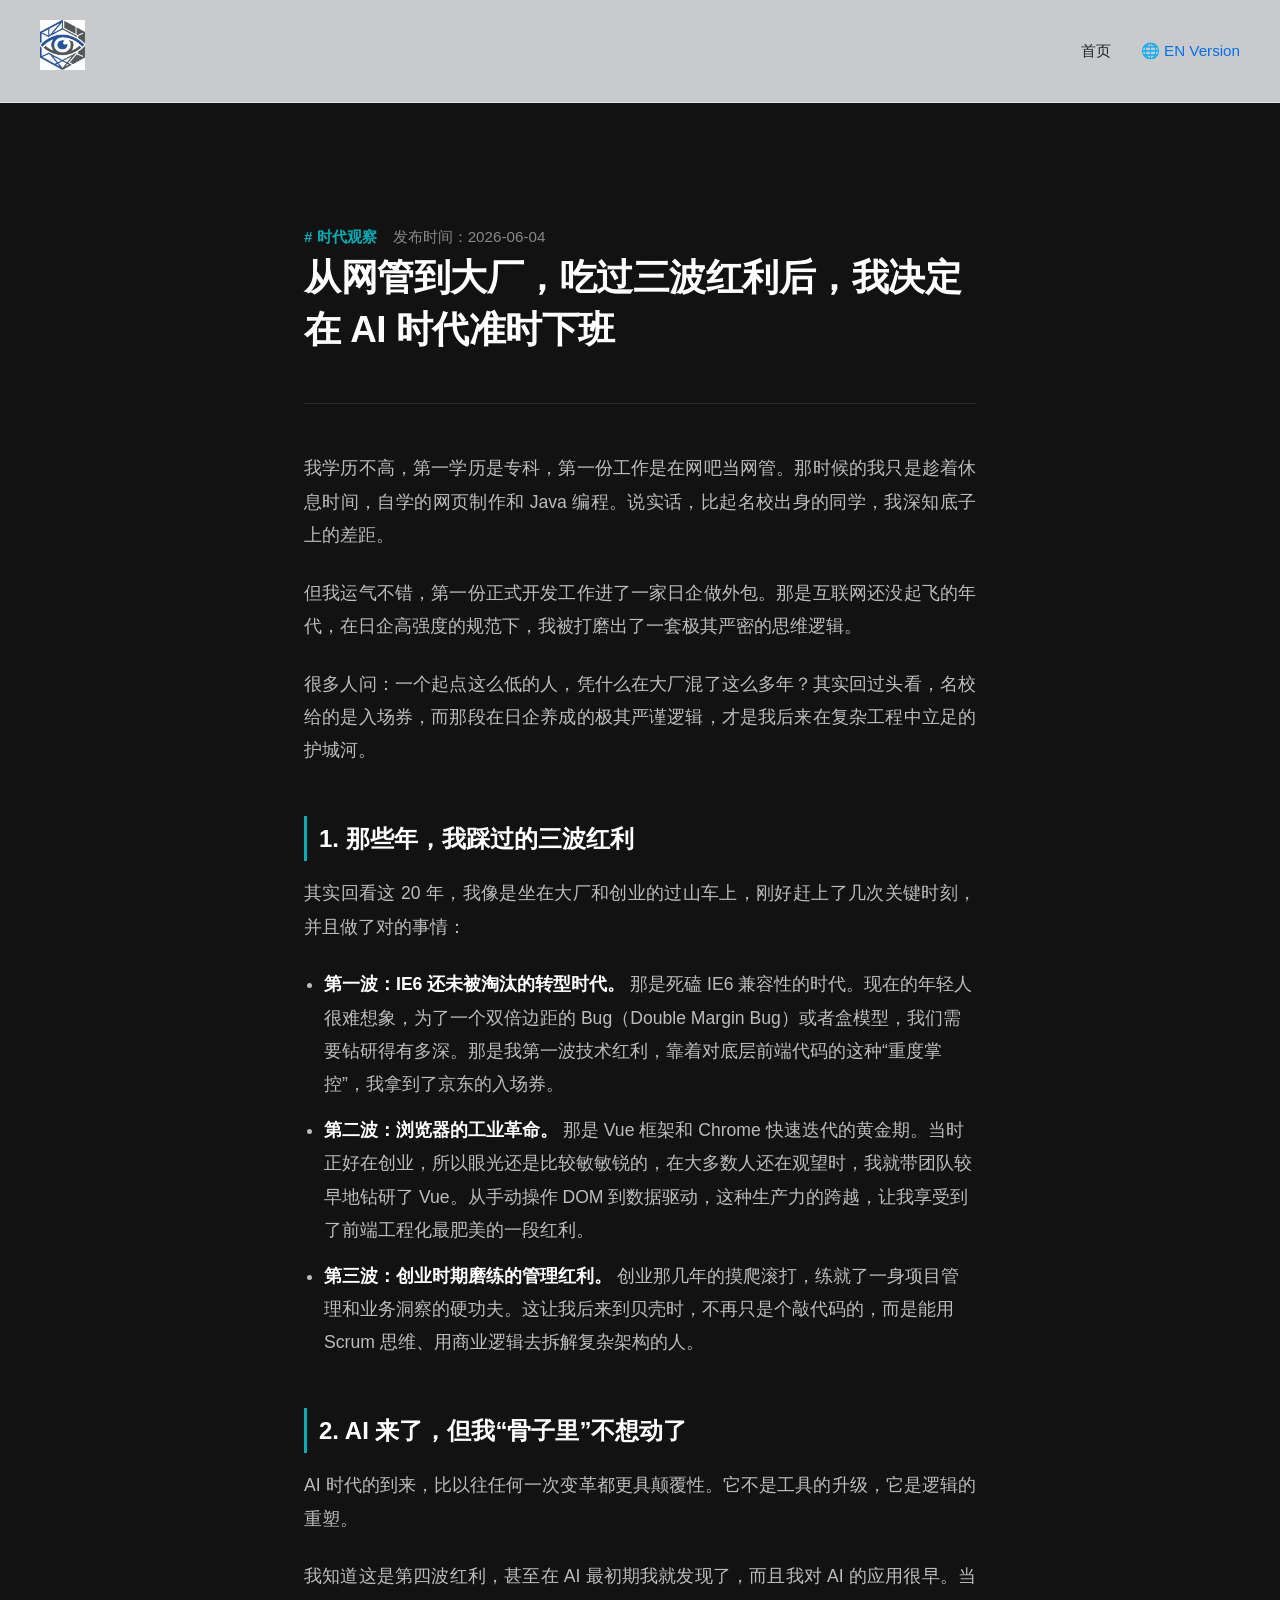
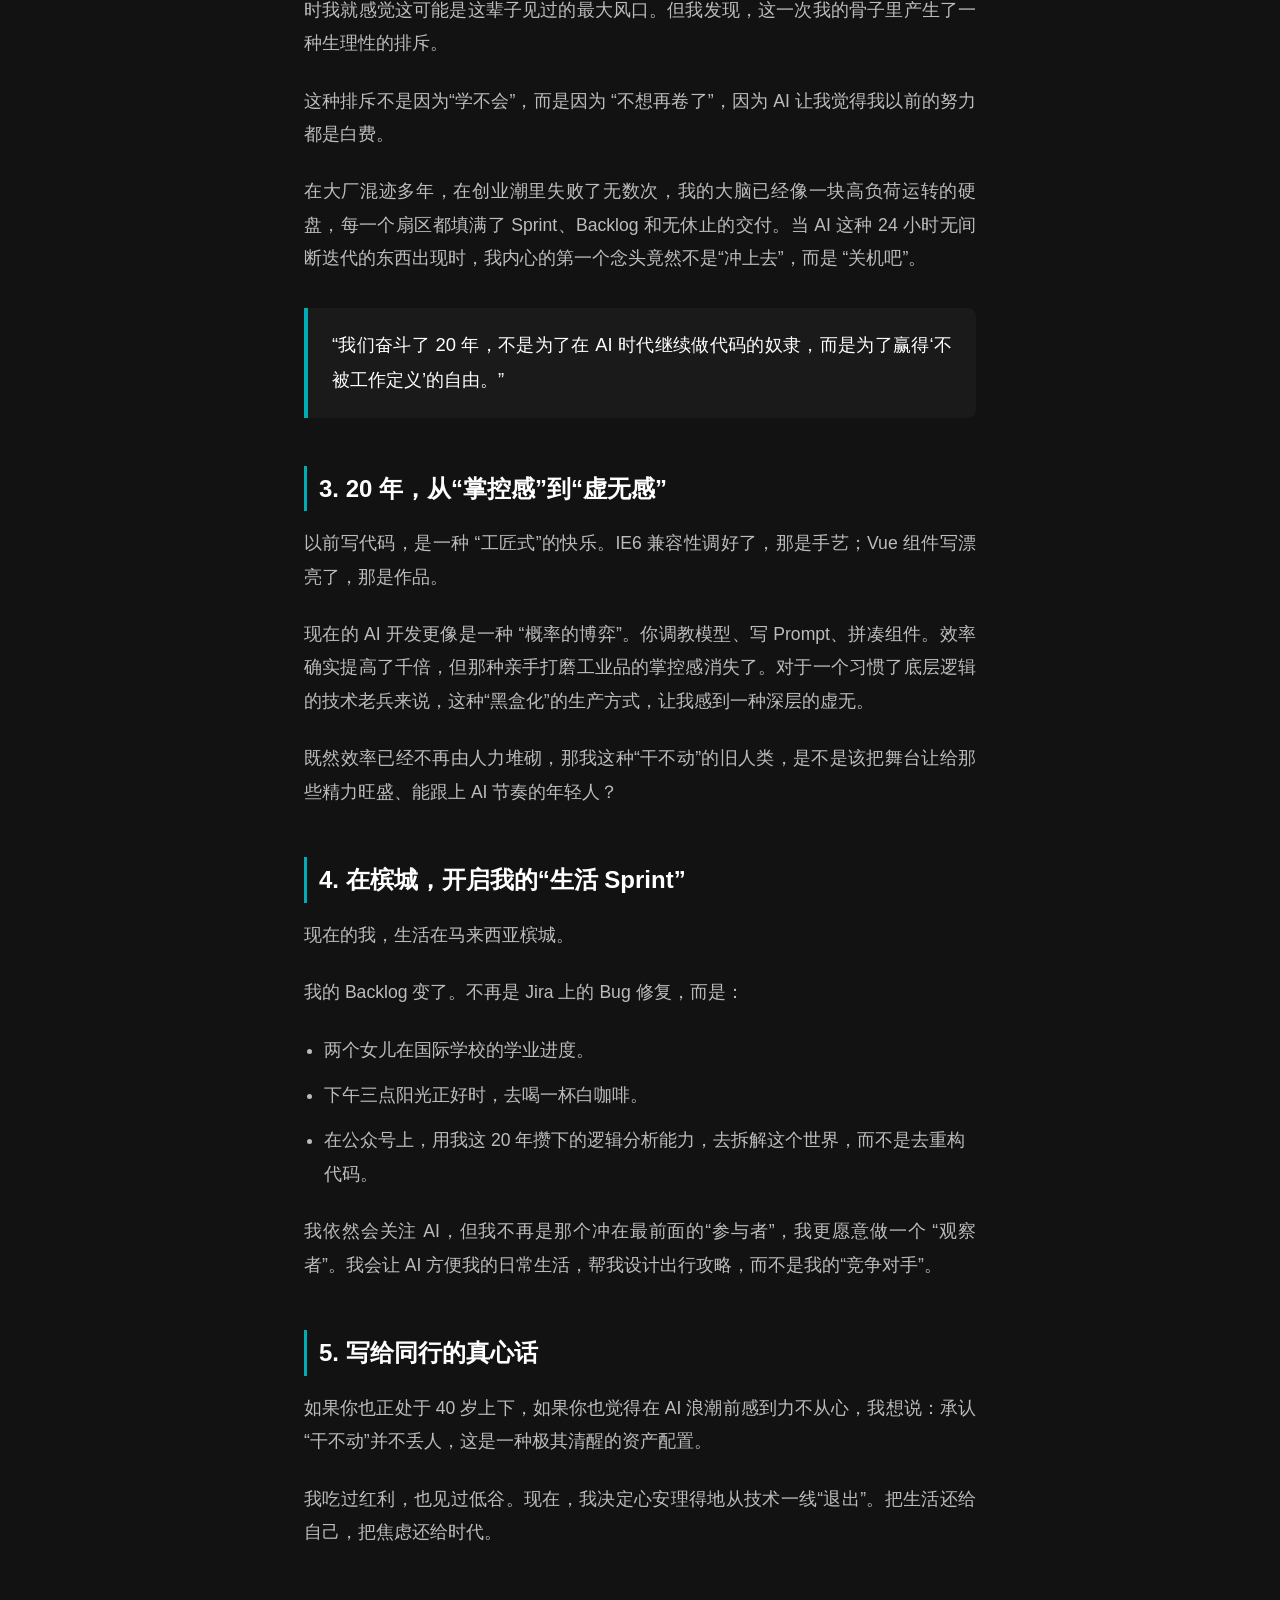
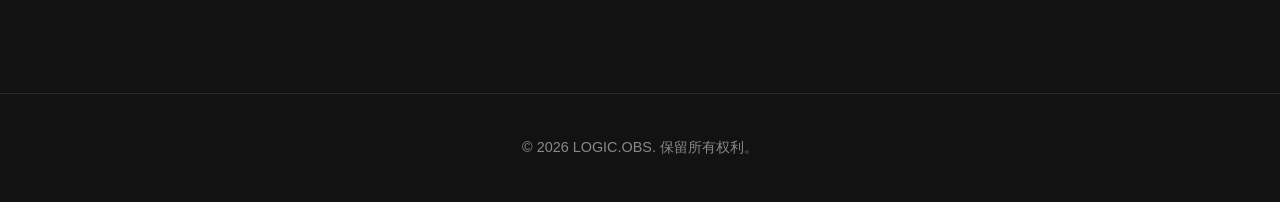
<file: posts/article-1.html>
<!DOCTYPE html>
<html lang="zh-CN">
<head>
    <meta charset="UTF-8">
    <meta name="viewport" content="width=device-width, initial-scale=1.0">
    <title>从网管到大厂，吃过三波红利后，我决定在 AI 时代准时下班 | 逻辑观察</title>
    <meta name="description" content="一个技术老兵回顾20年全栈开发与创业历程，从专科网管到一线大厂架构师，沉淀关于IE6、Vue、大厂红利以及在AI时代选择清醒退出的底层逻辑与人生思考。">
    <link rel="stylesheet" href="../assets/css/style.css">
    <style>
        /* 现代现代社论杂志风排版 */
        body {
            margin: 0;
            padding: 0;
            background-color: #121212;
            color: #e0e0e0;
            font-family: -apple-system, BlinkMacSystemFont, "Segoe UI", Roboto, "Helvetica Neue", "PingFang SC", "Microsoft YaHei", sans-serif;
            line-height: 1.9;
        }
        .article-container {
            max-width: 720px;
            margin: 0 auto;
            padding: 120px 24px 60px 24px;
        }
        .article-header {
            margin-bottom: 48px;
            border-bottom: 1px solid #2a2a2a;
            padding-bottom: 32px;
        }
        .article-title {
            font-size: 2.3rem;
            line-height: 1.4;
            color: #ffffff;
            font-weight: 700;
            letter-spacing: -0.5px;
            margin-bottom: 16px;
        }
        .article-meta {
            font-size: 0.95rem;
            color: #888;
            display: flex;
            gap: 16px;
        }
        .article-meta .category {
            color: #00adb5;
            font-weight: 600;
        }
        .article-content p {
            font-size: 1.1rem;
            color: #bcbcbc;
            margin-bottom: 24px;
            text-align: justify;
        }
        .article-content h2 {
            font-size: 1.5rem;
            color: #ffffff;
            margin-top: 48px;
            margin-bottom: 16px;
            font-weight: 600;
            border-left: 3px solid #00adb5;
            padding-left: 12px;
        }
        .article-content ul {
            padding-left: 20px;
            margin-bottom: 24px;
        }
        .article-content li {
            font-size: 1.1rem;
            color: #bcbcbc;
            margin-bottom: 12px;
        }
        .article-content strong {
            color: #ffffff;
        }
        .blockquote {
            border-left: 4px solid #00adb5;
            background: #1a1a1a;
            padding: 20px 24px;
            margin: 32px 0;
            border-radius: 0 8px 8px 0;
        }
        .blockquote p {
            margin: 0;
            font-style: normal;
            color: #ffffff;
            font-weight: 500;
            font-size: 1.15rem;
        }
    </style>
</head>
<body>

    <!-- 导航栏 -->
    <header class="navbar">
        <div class="logo">
            <a href="../index.html" style="text-decoration:none; color:inherit;">
                <img src="../assets/images/logo.png" alt="logo" width="45px" height="50px">
            </a>
        </div>
        <nav>
            <a href="../index.html">首页</a>
            <a href="../en/posts/article-1.html" class="lang-switch">🌐 EN Version</a>
        </nav>
    </header>

    <!-- 文章主体内容 -->
    <main class="article-container">
        
        <header class="article-header">
            <span class="article-meta">
                <span class="category"># 时代观察</span>
                <span>发布时间：2026-06-04</span>
            </span>
            <h1 class="article-title">从网管到大厂，吃过三波红利后，我决定在 AI 时代准时下班</h1>
        </header>

        <article class="article-content">
            <p>我学历不高，第一学历是专科，第一份工作是在网吧当网管。那时候的我只是趁着休息时间，自学的网页制作和 Java 编程。说实话，比起名校出身的同学，我深知底子上的差距。</p>
            
            <p>但我运气不错，第一份正式开发工作进了一家日企做外包。那是互联网还没起飞的年代，在日企高强度的规范下，我被打磨出了一套极其严密的思维逻辑。</p>
            
            <p>很多人问：一个起点这么低的人，凭什么在大厂混了这么多年？其实回过头看，名校给的是入场券，而那段在日企养成的极其严谨逻辑，才是我后来在复杂工程中立足的护城河。</p>

            <h2>1. 那些年，我踩过的三波红利</h2>
            <p>其实回看这 20 年，我像是坐在大厂和创业的过山车上，刚好赶上了几次关键时刻，并且做了对的事情：</p>
            <ul>
                <li><strong>第一波：IE6 还未被淘汰的转型时代。</strong> 那是死磕 IE6 兼容性的时代。现在的年轻人很难想象，为了一个双倍边距的 Bug（Double Margin Bug）或者盒模型，我们需要钻研得有多深。那是我第一波技术红利，靠着对底层前端代码的这种“重度掌控”，我拿到了京东的入场券。</li>
                <li><strong>第二波：浏览器的工业革命。</strong> 那是 Vue 框架和 Chrome 快速迭代的黄金期。当时正好在创业，所以眼光还是比较敏敏锐的，在大多数人还在观望时，我就带团队较早地钻研了 Vue。从手动操作 DOM 到数据驱动，这种生产力的跨越，让我享受到了前端工程化最肥美的一段红利。</li>
                <li><strong>第三波：创业时期磨练的管理红利。</strong> 创业那几年的摸爬滚打，练就了一身项目管理和业务洞察的硬功夫。这让我后来到贝壳时，不再只是个敲代码的，而是能用 Scrum 思维、用商业逻辑去拆解复杂架构的人。</li>
            </ul>

            <h2>2. AI 来了，但我“骨子里”不想动了</h2>
            <p>AI 时代的到来，比以往任何一次变革都更具颠覆性。它不是工具的升级，它是逻辑的重塑。</p>
            
            <p>我知道这是第四波红利，甚至在 AI 最初期我就发现了，而且我对 AI 的应用很早。当时我就感觉这可能是这辈子见过的最大风口。但我发现，这一次我的骨子里产生了一种生理性的排斥。</p>
            
            <p>这种排斥不是因为“学不会”，而是因为 “不想再卷了”，因为 AI 让我觉得我以前的努力都是白费。</p>
            
            <p>在大厂混迹多年，在创业潮里失败了无数次，我的大脑已经像一块高负荷运转的硬盘，每一个扇区都填满了 Sprint、Backlog 和无休止的交付。当 AI 这种 24 小时无间断迭代的东西出现时，我内心的第一个念头竟然不是“冲上去”，而是 “关机吧”。</p>

            <div class="blockquote">
                <p>“我们奋斗了 20 年，不是为了在 AI 时代继续做代码的奴隶，而是为了赢得‘不被工作定义’的自由。”</p>
            </div>

            <h2>3. 20 年，从“掌控感”到“虚无感”</h2>
            <p>以前写代码，是一种 “工匠式”的快乐。IE6 兼容性调好了，那是手艺；Vue 组件写漂亮了，那是作品。</p>
            
            <p>现在的 AI 开发更像是一种 “概率的博弈”。你调教模型、写 Prompt、拼凑组件。效率确实提高了千倍，但那种亲手打磨工业品的掌控感消失了。对于一个习惯了底层逻辑的技术老兵来说，这种“黑盒化”的生产方式，让我感到一种深层的虚无。</p>
            
            <p>既然效率已经不再由人力堆砌，那我这种“干不动”的旧人类，是不是该把舞台让给那些精力旺盛、能跟上 AI 节奏的年轻人？</p>

            <h2>4. 在槟城，开启我的“生活 Sprint”</h2>
            <p>现在的我，生活在马来西亚槟城。</p>
            
            <p>我的 Backlog 变了。不再是 Jira 上的 Bug 修复，而是：</p>
            <ul>
                <li>两个女儿在国际学校的学业进度。</li>
                <li>下午三点阳光正好时，去喝一杯白咖啡。</li>
                <li>在公众号上，用我这 20 年攒下的逻辑分析能力，去拆解这个世界，而不是去重构代码。</li>
            </ul>
            <p>我依然会关注 AI，但我不再是那个冲在最前面的“参与者”，我更愿意做一个 “观察者”。我会让 AI 方便我的日常生活，帮我设计出行攻略，而不是我的“竞争对手”。</p>

            <h2>5. 写给同行的真心话</h2>
            <p>如果你也正处于 40 岁上下，如果你也觉得在 AI 浪潮前感到力不从心，我想说：承认“干不动”并不丢人，这是一种极其清醒的资产配置。</p>
            
            <p>我吃过红利，也见过低谷。现在，我决定心安理得地从技术一线“退出”。把生活还给自己，把焦虑还给时代。</p>
        </article>

    </main>

    <footer style="text-align: center; padding: 40px; color: #888; border-top: 1px solid #2a2a2a; margin-top: 60px;">
        <p>© 2026 LOGIC.OBS. 保留所有权利。</p>
    </footer>

</body>
</html>
<!-- Google tag (gtag.js) -->
<script async src="https://www.googletagmanager.com/gtag/js?id=G-ZFBEB7R0C0"></script>
<script>
  window.dataLayer = window.dataLayer || [];
  function gtag(){dataLayer.push(arguments);}
  gtag('js', new Date());

  gtag('config', 'G-ZFBEB7R0C0');
</script>
</file>
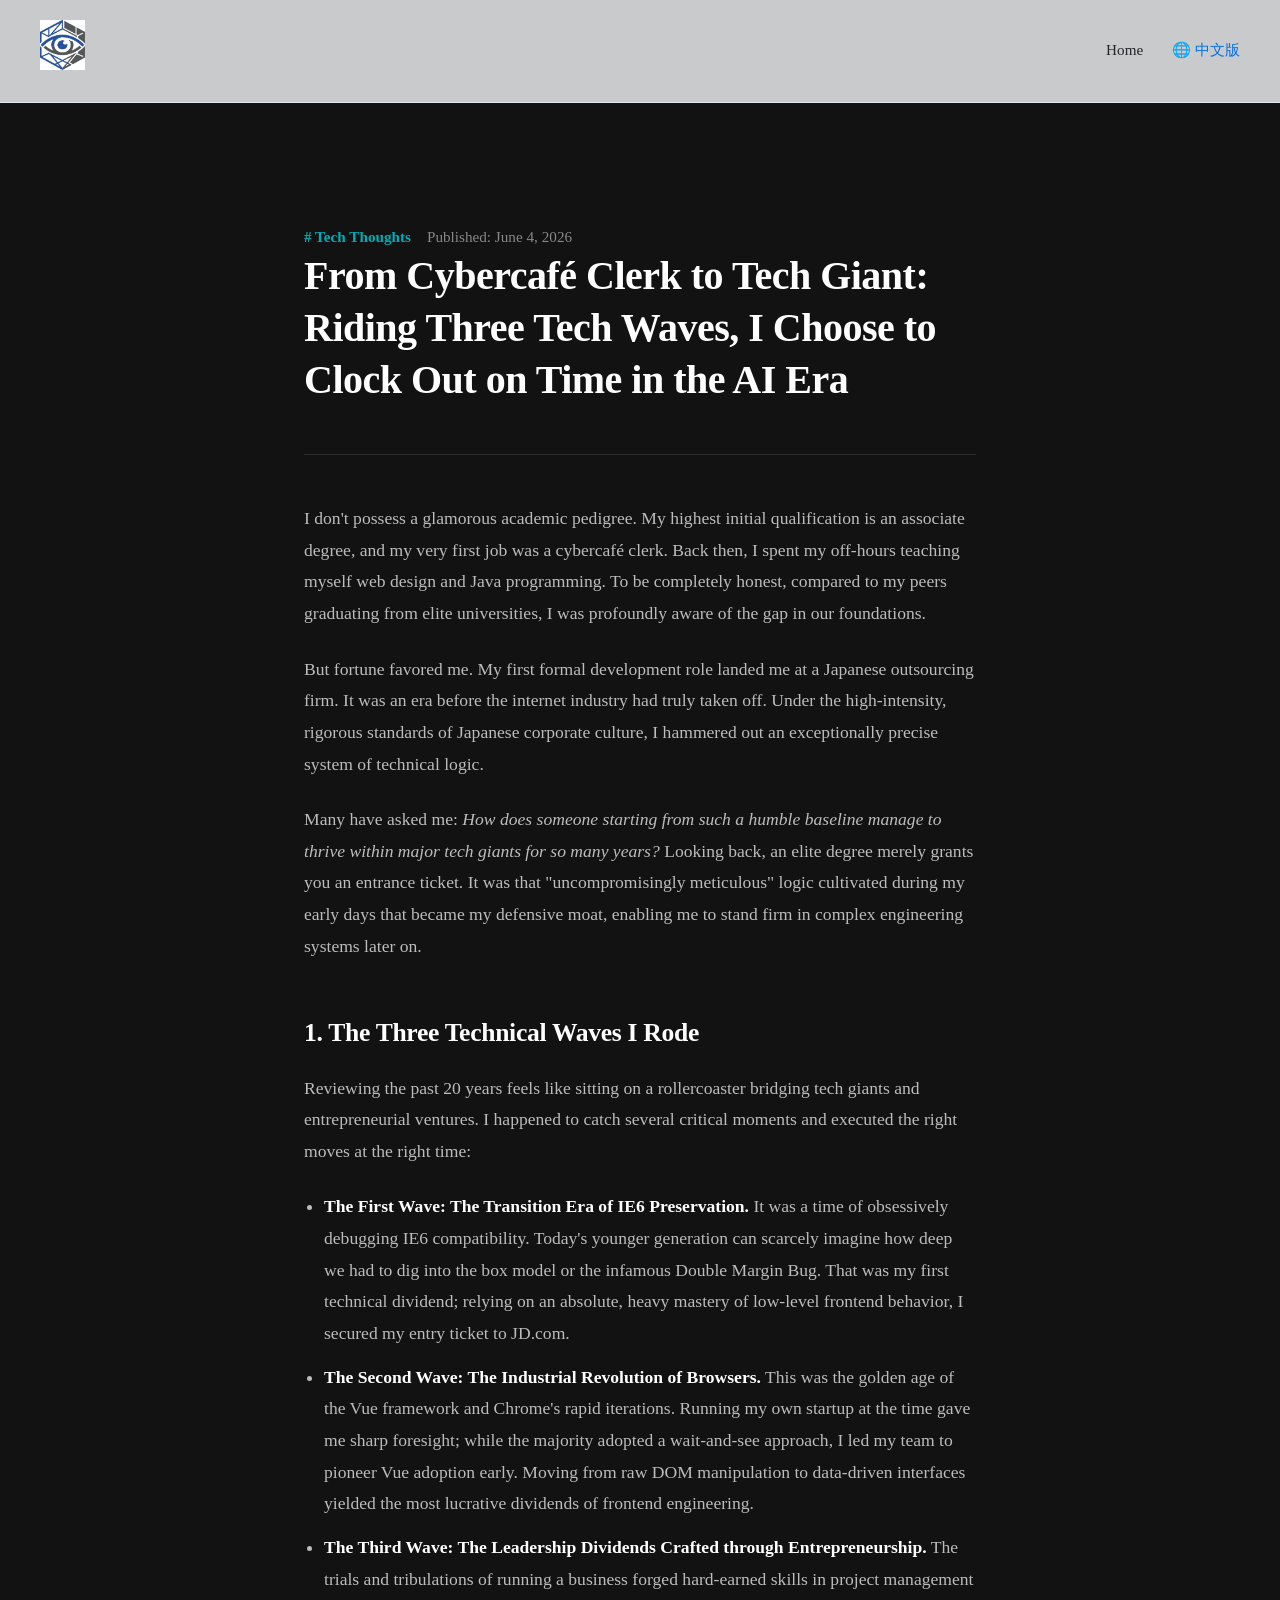
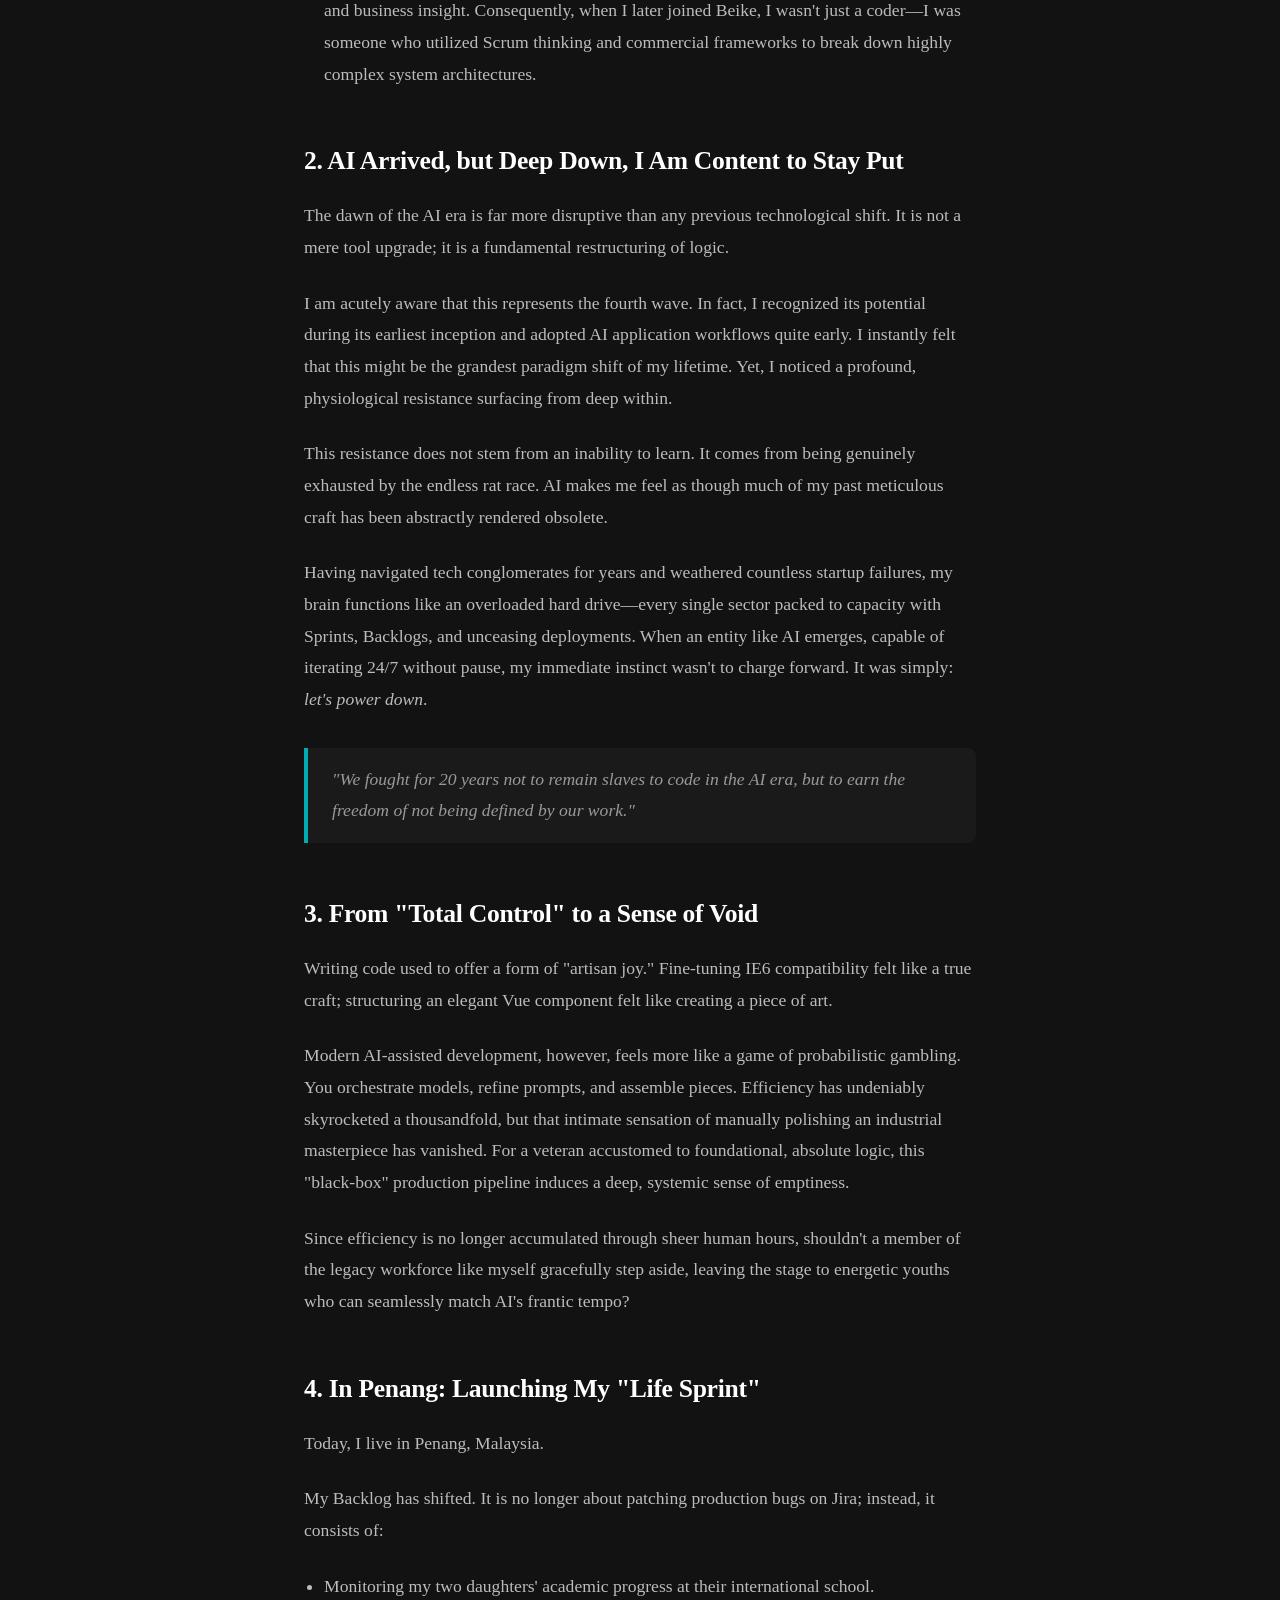
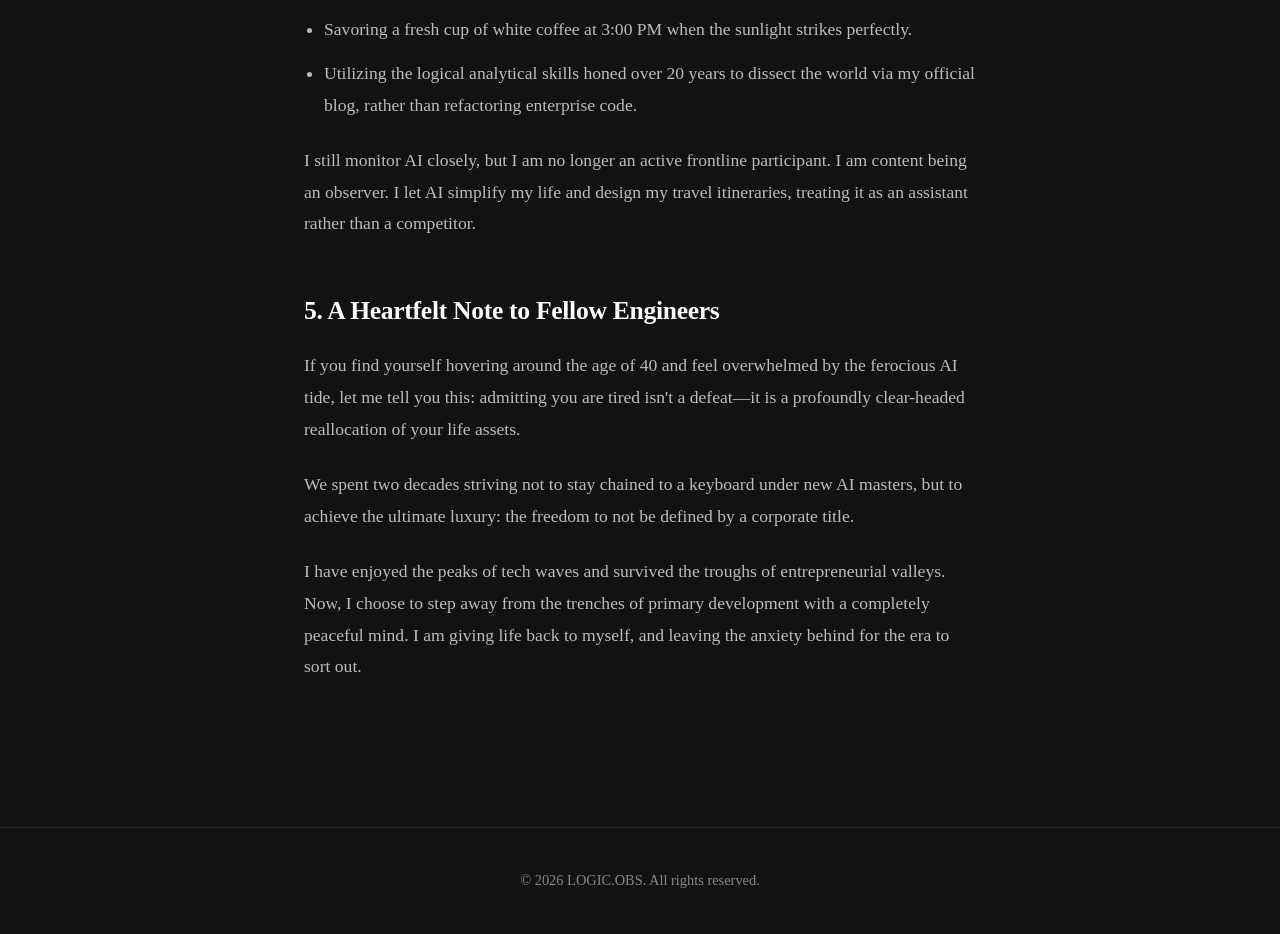
<file: en/posts/article-1.html>
<!DOCTYPE html>
<html lang="en">
<head>
    <meta charset="UTF-8">
    <meta name="viewport" content="width=device-width, initial-scale=1.0">
    <title>From Cybercafé Clerk to Tech Giant: Riding 3 Tech Waves, I Choose to Clock Out on Time in the AI Era | LogicObs</title>
    <meta name="description" content="A reflection on a 20-year full-stack engineering journey from an associate degree cybercafé clerk to a senior tech giant architect, exploring why it is okay to step back in the age of AI.">
    <link rel="stylesheet" href="../../assets/css/style.css">
    <style>
        /* Modern Editorial Layout for Technical Essays */
        body {
            margin: 0;
            padding: 0;
            background-color: #121212;
            color: #e0e0e0;
            font-family: -apple-system, BlinkMacSystemFont, "Segoe UI", Roboto, Georgia, serif;
            line-height: 1.8;
        }
        .article-container {
            max-width: 720px;
            margin: 0 auto;
            padding: 120px 24px 60px 24px;
        }
        .article-header {
            margin-bottom: 48px;
            border-bottom: 1px solid #2a2a2a;
            padding-bottom: 32px;
        }
        .article-title {
            font-size: 2.5rem;
            line-height: 1.3;
            color: #ffffff;
            font-weight: 800;
            letter-spacing: -0.5px;
            margin-bottom: 16px;
        }
        .article-meta {
            font-size: 0.95rem;
            color: #888;
            display: flex;
            gap: 16px;
        }
        .article-meta .category {
            color: #00adb5;
            font-weight: 600;
        }
        .article-content p {
            font-size: 1.1rem;
            color: #bcbcbc;
            margin-bottom: 24px;
        }
        .article-content h2 {
            font-size: 1.6rem;
            color: #ffffff;
            margin-top: 48px;
            margin-bottom: 16px;
            font-weight: 700;
            letter-spacing: -0.3px;
        }
        .article-content ul {
            padding-left: 20px;
            margin-bottom: 24px;
        }
        .article-content li {
            font-size: 1.1rem;
            color: #bcbcbc;
            margin-bottom: 12px;
        }
        .article-content strong {
            color: #ffffff;
        }
        .blockquote {
            border-left: 4px solid #00adb5;
            background: #1a1a1a;
            padding: 16px 24px;
            margin: 32px 0;
            border-radius: 0 8px 8px 0;
        }
        .blockquote p {
            margin: 0;
            font-style: italic;
            color: #999;
        }
    </style>
</head>
<body>

    <!-- Navigation Bar -->
    <header class="navbar">
        <div class="logo">
            <a href="../index.html" style="text-decoration:none; color:inherit;">
                <img src="../../assets/images/logo.png" alt="logo" width="45px" height="50px">
            </a>
        </div>
        <nav>
            <a href="../index.html">Home</a>
            <a href="../../posts/article-1.html" class="lang-switch">🌐 中文版</a>
        </nav>
    </header>

    <!-- Main Content -->
    <main class="article-container">
        
        <header class="article-header">
            <span class="article-meta">
                <span class="category"># Tech Thoughts</span>
                <span>Published: June 4, 2026</span>
            </span>
            <h1 class="article-title">From Cybercafé Clerk to Tech Giant: Riding Three Tech Waves, I Choose to Clock Out on Time in the AI Era</h1>
        </header>

        <article class="article-content">
            <p>I don't possess a glamorous academic pedigree. My highest initial qualification is an associate degree, and my very first job was a cybercafé clerk. Back then, I spent my off-hours teaching myself web design and Java programming. To be completely honest, compared to my peers graduating from elite universities, I was profoundly aware of the gap in our foundations.</p>
            
            <p>But fortune favored me. My first formal development role landed me at a Japanese outsourcing firm. It was an era before the internet industry had truly taken off. Under the high-intensity, rigorous standards of Japanese corporate culture, I hammered out an exceptionally precise system of technical logic.</p>
            
            <p>Many have asked me: <em>How does someone starting from such a humble baseline manage to thrive within major tech giants for so many years?</em> Looking back, an elite degree merely grants you an entrance ticket. It was that "uncompromisingly meticulous" logic cultivated during my early days that became my defensive moat, enabling me to stand firm in complex engineering systems later on.</p>

            <h2>1. The Three Technical Waves I Rode</h2>
            <p>Reviewing the past 20 years feels like sitting on a rollercoaster bridging tech giants and entrepreneurial ventures. I happened to catch several critical moments and executed the right moves at the right time:</p>
            <ul>
                <li><strong>The First Wave: The Transition Era of IE6 Preservation.</strong> It was a time of obsessively debugging IE6 compatibility. Today's younger generation can scarcely imagine how deep we had to dig into the box model or the infamous Double Margin Bug. That was my first technical dividend; relying on an absolute, heavy mastery of low-level frontend behavior, I secured my entry ticket to JD.com.</li>
                <li><strong>The Second Wave: The Industrial Revolution of Browsers.</strong> This was the golden age of the Vue framework and Chrome's rapid iterations. Running my own startup at the time gave me sharp foresight; while the majority adopted a wait-and-see approach, I led my team to pioneer Vue adoption early. Moving from raw DOM manipulation to data-driven interfaces yielded the most lucrative dividends of frontend engineering.</li>
                <li><strong>The Third Wave: The Leadership Dividends Crafted through Entrepreneurship.</strong> The trials and tribulations of running a business forged hard-earned skills in project management and business insight. Consequently, when I later joined Beike, I wasn't just a coder—I was someone who utilized Scrum thinking and commercial frameworks to break down highly complex system architectures.</li>
            </ul>

            <h2>2. AI Arrived, but Deep Down, I Am Content to Stay Put</h2>
            <p>The dawn of the AI era is far more disruptive than any previous technological shift. It is not a mere tool upgrade; it is a fundamental restructuring of logic.</p>
            
            <p>I am acutely aware that this represents the fourth wave. In fact, I recognized its potential during its earliest inception and adopted AI application workflows quite early. I instantly felt that this might be the grandest paradigm shift of my lifetime. Yet, I noticed a profound, physiological resistance surfacing from deep within.</p>
            
            <p>This resistance does not stem from an inability to learn. It comes from being genuinely exhausted by the endless rat race. AI makes me feel as though much of my past meticulous craft has been abstractly rendered obsolete.</p>
            
            <p>Having navigated tech conglomerates for years and weathered countless startup failures, my brain functions like an overloaded hard drive—every single sector packed to capacity with Sprints, Backlogs, and unceasing deployments. When an entity like AI emerges, capable of iterating 24/7 without pause, my immediate instinct wasn't to charge forward. It was simply: <em>let's power down</em>.</p>

            <div class="blockquote">
                <p>"We fought for 20 years not to remain slaves to code in the AI era, but to earn the freedom of not being defined by our work."</p>
            </div>

            <h2>3. From "Total Control" to a Sense of Void</h2>
            <p>Writing code used to offer a form of "artisan joy." Fine-tuning IE6 compatibility felt like a true craft; structuring an elegant Vue component felt like creating a piece of art.</p>
            
            <p>Modern AI-assisted development, however, feels more like a game of probabilistic gambling. You orchestrate models, refine prompts, and assemble pieces. Efficiency has undeniably skyrocketed a thousandfold, but that intimate sensation of manually polishing an industrial masterpiece has vanished. For a veteran accustomed to foundational, absolute logic, this "black-box" production pipeline induces a deep, systemic sense of emptiness.</p>
            
            <p>Since efficiency is no longer accumulated through sheer human hours, shouldn't a member of the legacy workforce like myself gracefully step aside, leaving the stage to energetic youths who can seamlessly match AI's frantic tempo?</p>

            <h2>4. In Penang: Launching My "Life Sprint"</h2>
            <p>Today, I live in Penang, Malaysia.</p>
            
            <p>My Backlog has shifted. It is no longer about patching production bugs on Jira; instead, it consists of:</p>
            <ul>
                <li>Monitoring my two daughters' academic progress at their international school.</li>
                <li>Savoring a fresh cup of white coffee at 3:00 PM when the sunlight strikes perfectly.</li>
                <li>Utilizing the logical analytical skills honed over 20 years to dissect the world via my official blog, rather than refactoring enterprise code.</li>
            </ul>
            <p>I still monitor AI closely, but I am no longer an active frontline participant. I am content being an observer. I let AI simplify my life and design my travel itineraries, treating it as an assistant rather than a competitor.</p>

            <h2>5. A Heartfelt Note to Fellow Engineers</h2>
            <p>If you find yourself hovering around the age of 40 and feel overwhelmed by the ferocious AI tide, let me tell you this: admitting you are tired isn't a defeat—it is a profoundly clear-headed reallocation of your life assets.</p>
            
            <p>We spent two decades striving not to stay chained to a keyboard under new AI masters, but to achieve the ultimate luxury: the freedom to not be defined by a corporate title.</p>
            
            <p>I have enjoyed the peaks of tech waves and survived the troughs of entrepreneurial valleys. Now, I choose to step away from the trenches of primary development with a completely peaceful mind. I am giving life back to myself, and leaving the anxiety behind for the era to sort out.</p>
        </article>

    </main>

    <footer style="text-align: center; padding: 40px; color: #888; border-top: 1px solid #2a2a2a; margin-top: 60px;">
        <p>© 2026 LOGIC.OBS. All rights reserved.</p>
    </footer>

</body>
</html>
<!-- Google tag (gtag.js) -->
<script async src="https://www.googletagmanager.com/gtag/js?id=G-ZFBEB7R0C0"></script>
<script>
  window.dataLayer = window.dataLayer || [];
  function gtag(){dataLayer.push(arguments);}
  gtag('js', new Date());

  gtag('config', 'G-ZFBEB7R0C0');
</script>
</file>
<file: assets/css/style.css>
/* ==========================================================================
   1. 全局初始化与变量定义
   ========================================================================== */
:root {
    --bg-color: #f8f9fa;       /* 浅色背景 */
    --text-color: #212529;     /* 主文字颜色 */
    --accent-color: #0070f3;   /* 科技蓝高亮色 */
    --card-bg: #ffffff;        /* 卡片背景 */
    --border-color: #e2e8f0;   /* 边框颜色 */
    --max-width: 1000px;       /* 页面最大宽度 */
}

* {
    box-sizing: border-box;
    margin: 0;
    padding: 0;
}

html {
    scroll-behavior: smooth; /* 锚点平滑滚动 */
    font-family: -apple-system, BlinkMacSystemFont, "Segoe UI", Roboto, Helvetica, Arial, sans-serif;
}

body {
    background-color: var(--bg-color);
    color: var(--text-color);
    line-height: 1.6;
}

/* ==========================================================================
   2. 布局组件
   ========================================================================== */
.section {
    max-width: var(--max-width);
    margin: 0 auto;
    padding: 80px 20px;
    border-bottom: 1px solid var(--border-color);
}

h2 {
    font-size: 2rem;
    margin-bottom: 30px;
    position: relative;
}

/* 导航栏 */
.navbar {
    position: sticky;
    top: 0;
    background-color: rgba(248, 249, 250, 0.8);
    backdrop-filter: blur(10px); /* 现代毛玻璃效果 */
    border-bottom: 1px solid var(--border-color);
    display: flex;
    justify-content: space-between;
    align-items: center;
    padding: 20px 40px;
    z-index: 100;
}

.navbar .logo {
    font-weight: 700;
    font-size: 1.2rem;
    letter-spacing: 1px;
}

.navbar nav a {
    color: var(--text-color);
    text-decoration: none;
    margin-left: 25px;
    font-size: 0.95rem;
    transition: color 0.2s ease;
}

.navbar nav a:hover, .navbar nav a.lang-switch {
    color: var(--accent-color);
    font-weight: 500;
}

/* 首屏 Welcome */
.hero {
    max-width: var(--max-width);
    margin: 0 auto;
    padding: 120px 20px 80px 20px;
    text-align: center;
    border-bottom: 1px solid var(--border-color);
}

.hero h1 {
    font-size: 3rem;
    margin-bottom: 20px;
    font-weight: 800;
}

.hero p {
    font-size: 1.25rem;
    color: #666;
}

/* 关于我 */
.about-container {
    display: flex;
    align-items: center;
    gap: 40px;
}

/* 包裹头像和文字的超链接容器 */
.avatar-link {
    display: flex;
    flex-direction: column;   /* 让头像和文字垂直排列 */
    align-items: center;      /* 居中对齐 */
    text-decoration: none;    /* 去掉超链接默认下划线 */
    gap: 12px;                /* 头像和文字之间的间距 */
    flex-shrink: 0;           /* 防止在大屏幕下被挤压 */
}

/* 头像基础样式 */
.avatar {
    width: 150px;
    height: 150px;
    border-radius: 50%;
    object-fit: cover;
    border: 3px solid var(--border-color);
    cursor: pointer;
    transition: all 0.3s cubic-bezier(0.25, 0.8, 0.25, 1); /* 升级为更优雅的贝塞尔曲线过渡 */
}

/* 常驻提示文字的基础样式 */
.avatar-tip {
    font-size: 0.85rem;       /* 稍微小一点的字号，显得精致不突兀 */
    color: #888888;           /* 默认使用低调的灰色 */
    font-weight: 500;
    transition: all 0.3s ease;
}

/* ==========================================================================
   联动交互效果：无论是鼠标移到头像上，还是移到文字上，都会同时触发整体高亮
   ========================================================================== */
.avatar-link:hover .avatar {
    transform: scale(1.06);          /* 头像平滑放大 */
    border-color: var(--accent-color);/* 边框变蓝 */
    box-shadow: 0 8px 24px rgba(0, 112, 243, 0.15); /* 淡淡的蓝色光晕 */
    filter: brightness(1.03);
}

.avatar-link:hover .avatar-tip {
    color: var(--accent-color);      /* 提示文字无缝变成品牌蓝色，明确提示可点 */
    transform: translateY(2px);      /* 文字轻微下移，产生灵动的微动效 */
}

/* 模拟按压点击反馈 */
.avatar-link:active .avatar {
    transform: scale(0.98);
}
/* 个人作品（网格布局） */
.grid-container {
    display: grid;
    grid-template-columns: repeat(auto-fit, minmax(280px, 1fr));
    gap: 25px;
}

.card {
    background: var(--card-bg);
    border: 1px solid var(--border-color);
    border-radius: 8px;
    padding: 25px;
    transition: transform 0.2s ease, box-shadow 0.2s ease;
}

.card:hover {
    transform: translateY(-5px);
    box-shadow: 0 10px 20px rgba(0,0,0,0.05);
}

.card h3 {
    margin-bottom: 12px;
}

.card p {
    color: #555;
    font-size: 0.95rem;
    margin-bottom: 20px;
}

.card a {
    color: var(--accent-color);
    text-decoration: none;
    font-weight: 500;
}

/* 自媒体关注（微信二维码排版） */
.connect-tip {
    margin-bottom: 25px;
    color: #555;
}

.qr-container {
    display: flex;
    gap: 40px;
    justify-content: flex-start;
}

.qr-card {
    background: var(--card-bg);
    border: 1px solid var(--border-color);
    padding: 20px;
    border-radius: 8px;
    text-align: center;
    width: 180px;
}

.qr-card img {
    width: 140px;
    height: 140px;
    margin-bottom: 10px;
    display: block;
}

.qr-card p {
    font-size: 0.9rem;
    font-weight: 500;
}

/* 文章列表 */
.article-list {
    list-style: none;
}

.article-list li {
    display: flex;
    align-items: baseline;
    padding: 15px 0;
    border-bottom: 1px dashed var(--border-color);
}

.article-list .date {
    font-family: monospace;
    color: #888;
    margin-right: 30px;
    flex-shrink: 0;
}

.article-list a {
    color: var(--text-color);
    text-decoration: none;
    font-size: 1.1rem;
    transition: color 0.2s ease;
}

.article-list a:hover {
    color: var(--accent-color);
}

/* 页脚 */
footer {
    text-align: center;
    padding: 40px 20px;
    color: #888;
    font-size: 0.9rem;
}

/* ==========================================================================
   3. 移动端响应式适配 (Responsive Media Queries)
   ========================================================================== */
@media (max-width: 768px) {
    .navbar {
        flex-direction: column;
        gap: 15px;
        padding: 15px 20px;
    }
    
    .navbar nav a {
        margin: 0 10px;
        font-size: 0.9rem;
    }

    .hero h1 {
        font-size: 2.2rem;
    }

    .about-container {
        flex-direction: column;
        text-align: center;
        gap: 20px;
    }

    .qr-container {
        justify-content: center;
        gap: 20px;
    }
}
</file>
